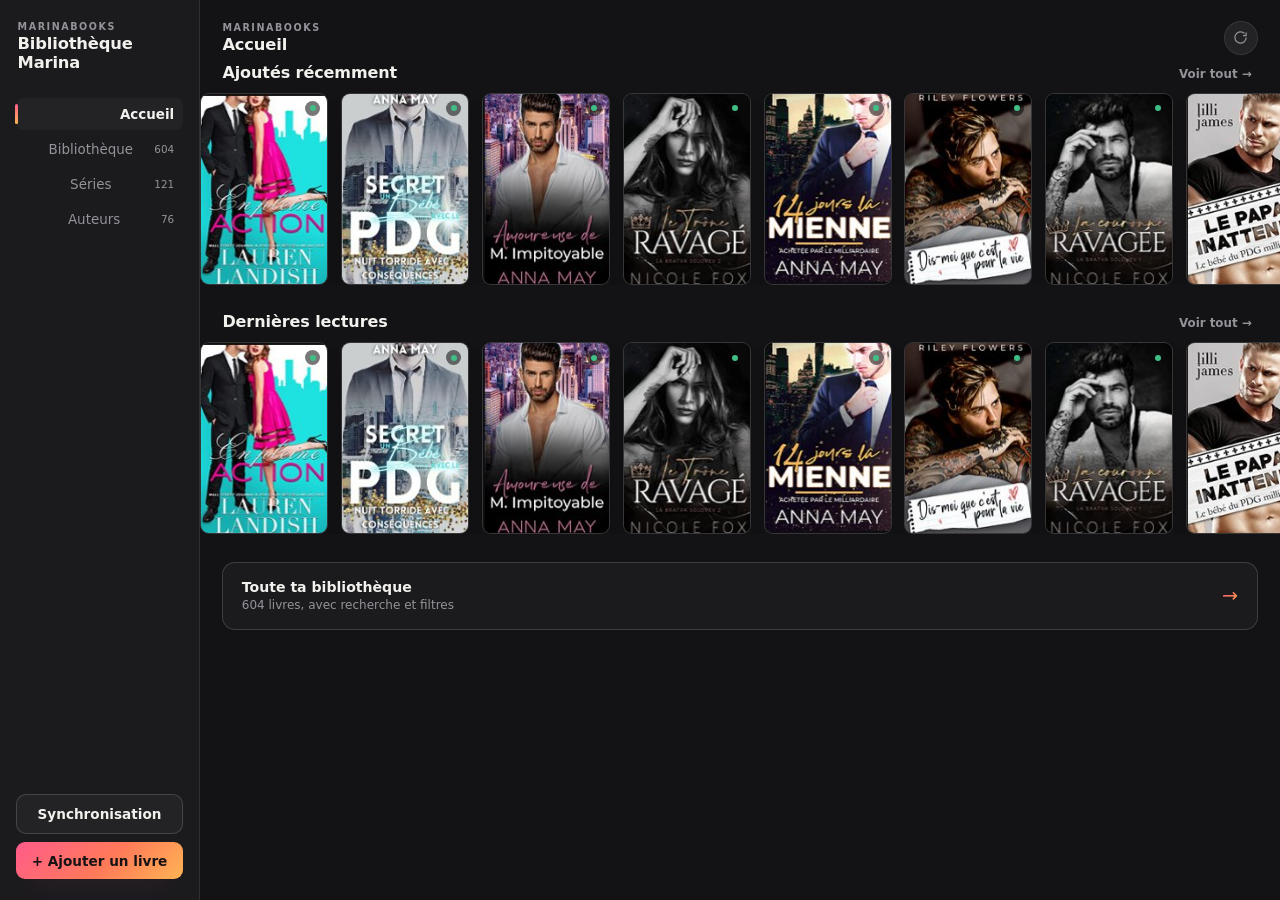
<file: index.html>
<!doctype html>
<html lang="fr">
<head>
  <meta charset="utf-8" />
  <meta name="viewport" content="width=device-width, initial-scale=1, viewport-fit=cover" />
  <title>Bibliothèque Marina</title>
  <meta name="theme-color" content="#131315" />
  <meta name="description" content="Application personnelle de suivi de lectures Kindle et Books." />
  <link rel="manifest" href="manifest.json" />
  <link rel="icon" href="icons/icon.svg" type="image/svg+xml" />
  <link rel="apple-touch-icon" href="icons/icon-192.png" />
  <link rel="stylesheet" href="css/style.css" />
</head>
<body>
  <div id="app">
    <aside class="sidebar" id="sidebar">
      <div class="brand"><small>MarinaBooks</small>Bibliothèque Marina</div>
      <nav id="sidebarNav"></nav>
      <div class="sidebar-bottom">
        <button id="syncBtnDesktop" class="ghost-btn" type="button">Synchronisation</button>
        <button id="addBookBtnDesktop" class="fab sidebar-fab" type="button">+ Ajouter un livre</button>
      </div>
    </aside>

    <div class="main">
      <div id="content"></div>
    </div>

    <button id="addBookBtn" class="fab mobile-only" type="button" aria-label="Ajouter un livre">+</button>

    <nav class="tabbar" id="tabbar" aria-label="Navigation">
      <button data-view="home" type="button"><i></i>Accueil</button>
      <button data-view="library" type="button"><i></i>Bibliothèque</button>
      <button data-view="series" type="button"><i></i>Séries</button>
      <button data-view="authors" type="button"><i></i>Auteurs</button>
    </nav>
  </div>

  <div class="detail-overlay" id="detailOverlay">
    <div class="detail-panel" id="detailPanel"></div>
  </div>

  <dialog id="bookDialog" class="dialog">
    <form id="bookForm" method="dialog">
      <div class="dialog-head">
        <h2>Ajouter un livre</h2>
        <button class="icon-btn" type="button" data-dialog-close>×</button>
      </div>
      <label>Titre<input name="title" required /></label>
      <label>Auteur<input name="author" list="authorSuggestions" autocomplete="off" /></label>
      <label>Série<input name="series" list="seriesSuggestions" autocomplete="off" /></label>
      <label>Tome<input name="tome" inputmode="numeric" /></label>
      <label>Année<input name="year" inputmode="numeric" /></label>
      <label>Statut<select name="status"><option value="lu">Lu</option><option value="en cours">En cours</option><option value="à lire">À lire</option><option value="abandonné">Abandonné</option><option value="non défini">Non défini</option></select></label>
      <label>Notes<textarea name="notes" rows="3"></textarea></label>
      <button class="primary-btn" value="default" type="submit">Ajouter</button>
    </form>
    <datalist id="authorSuggestions"></datalist>
    <datalist id="seriesSuggestions"></datalist>
  </dialog>

  <dialog id="syncDialog" class="dialog">
    <form id="syncForm" method="dialog">
      <div class="dialog-head">
        <h2>Synchronisation GitHub</h2>
        <button class="icon-btn" type="button" data-dialog-close>×</button>
      </div>
      <p id="syncStatusText" class="meta">Non connecté.</p>
      <label>Token d'accès personnel (PAT)<input id="ghToken" type="password" autocomplete="off" placeholder="github_pat_…" /></label>
      <label>Dépôt (owner/repo)<input id="ghRepo" type="text" placeholder="marinahodebert/bibliotheque-marina" /></label>
      <label>Branche<input id="ghBranch" type="text" placeholder="main" /></label>
      <div class="btn-row">
        <button id="ghSaveBtn" class="primary-btn" type="button">Enregistrer et tester</button>
        <button id="ghDisconnectBtn" class="ghost-btn" type="button">Déconnecter</button>
      </div>
      <p id="ghPendingText" class="meta"></p>
      <button id="ghSyncNowBtn" class="ghost-btn" type="button">Synchroniser maintenant</button>
      <hr style="border:none; border-top:1px solid var(--hair); margin:.3rem 0;" />
      <div class="btn-row">
        <button id="exportBtn" class="ghost-btn" type="button">Exporter (JSON)</button>
        <label class="ghost-btn import-label">Importer<input id="importInput" type="file" accept="application/json" /></label>
      </div>
    </form>
  </dialog>

  <dialog id="addChoiceDialog" class="dialog">
    <div class="dialog-head">
      <h2>Ajouter des livres</h2>
      <button class="icon-btn" type="button" data-dialog-close>×</button>
    </div>
    <div class="add-choice-grid">
      <button class="add-choice" type="button" id="chooseManual">
        <span class="add-choice-title">Ajout manuel</span>
        <span class="add-choice-desc">Un livre à la fois, avec tous les détails.</span>
      </button>
      <button class="add-choice" type="button" id="chooseCaptures">
        <span class="add-choice-title">Captures d'écran Kindle</span>
        <span class="add-choice-desc">Choisis tes captures de la bibliothèque Kindle : titres, auteurs et couvertures sont extraits automatiquement.</span>
      </button>
      <button class="add-choice" type="button" id="chooseKindle">
        <span class="add-choice-title">Import Kindle</span>
        <span class="add-choice-desc">Colle une liste copiée depuis ta bibliothèque Kindle, plusieurs livres d'un coup.</span>
      </button>
    </div>
  </dialog>

  <dialog id="kindleDialog" class="dialog dialog-lg">
    <div class="dialog-head">
      <h2 id="kindleTitle">Import Kindle</h2>
      <button class="icon-btn" type="button" data-dialog-close>×</button>
    </div>
    <div id="kindleBody"></div>
  </dialog>

  <dialog id="capturesDialog" class="dialog dialog-lg">
    <div class="dialog-head">
      <h2 id="capturesTitle">Importer des captures Kindle</h2>
      <button class="icon-btn" type="button" data-dialog-close>×</button>
    </div>
    <div id="capturesBody"></div>
    <input id="capturesInput" type="file" accept="image/*" multiple hidden />
  </dialog>

  <script src="js/sync.js"></script>
  <script src="js/app.js"></script>
  <script src="js/kindle-captures.js"></script>
  <script src="js/kindle-cover-sync.js"></script>
  <script src="js/captures-import.js"></script>
</body>
</html>
</file>
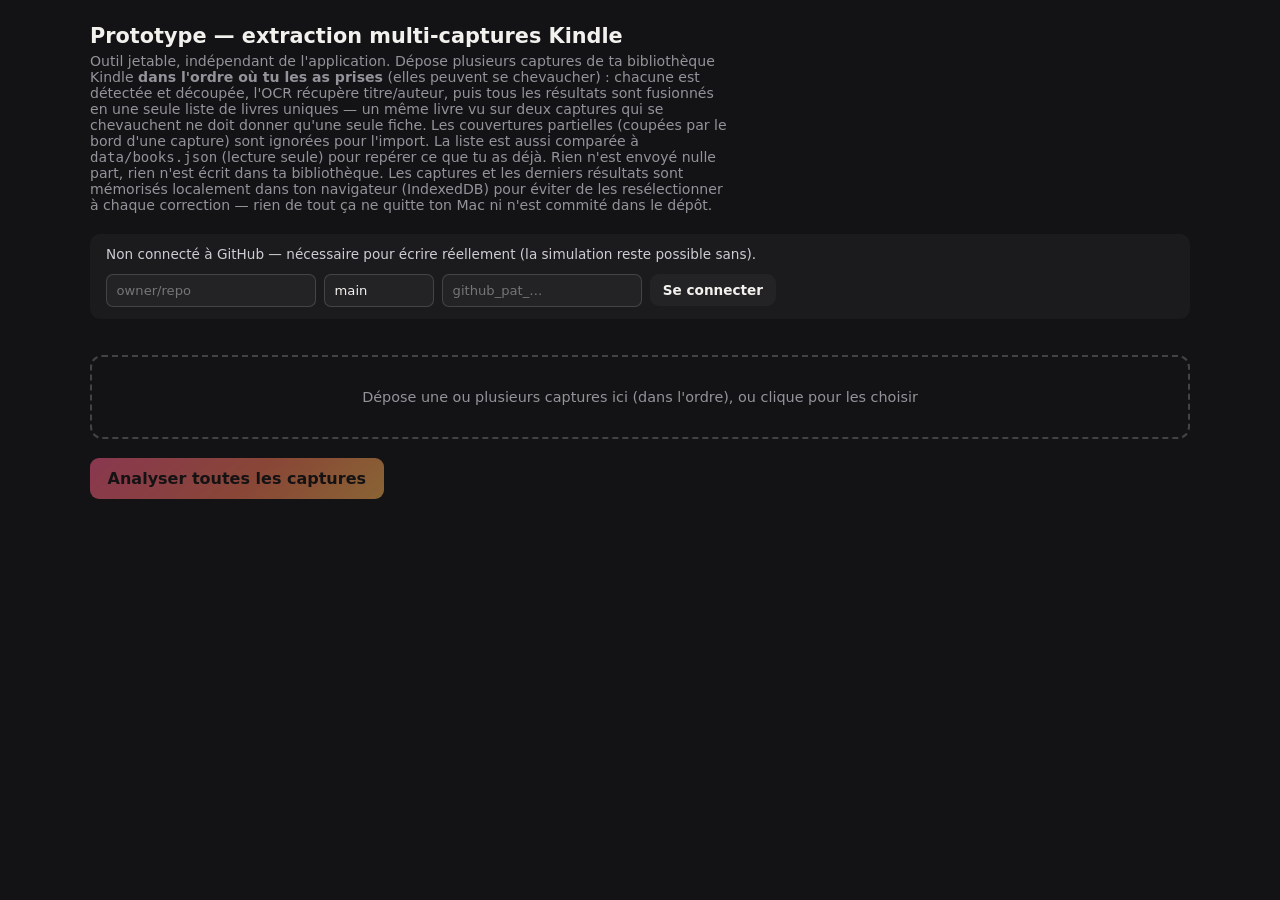
<file: test-cover-extract.html>
<!doctype html>
<html lang="fr">
<head>
<meta charset="utf-8" />
<meta name="viewport" content="width=device-width, initial-scale=1" />
<title>Prototype — extraction multi-captures Kindle</title>
<style>
  :root { color-scheme: dark; }
  * { box-sizing: border-box; }
  body { margin: 0; padding: 1.5rem; background: #131315; color: #f2f1ee; font-family: -apple-system, BlinkMacSystemFont, "SF Pro Text", system-ui, sans-serif; }
  .wrap { max-width: 1100px; margin: 0 auto; }
  h1 { font-size: 1.3rem; margin: 0 0 .3rem; }
  h2 { font-size: 1.02rem; margin: 1.6rem 0 .6rem; }
  p.intro { color: #95939a; font-size: .88rem; margin: 0 0 1.3rem; max-width: 72ch; }
  .dropzone {
    border: 2px dashed rgba(242,241,238,.22); border-radius: 12px; padding: 2rem; text-align: center;
    color: #95939a; font-size: .9rem; margin-bottom: 1.2rem; cursor: pointer;
  }
  .dropzone.drag { border-color: #ff7a59; color: #f2f1ee; }
  input[type="file"] { display: none; }
  .file-list { list-style: none; margin: 0 0 1.2rem; padding: 0; font-size: .84rem; color: #95939a; }
  .file-list li { padding: .3rem 0; border-bottom: 1px solid rgba(242,241,238,.08); }
  .file-list b { color: #f2f1ee; }
  .controls { display: flex; flex-wrap: wrap; gap: 1.4rem; margin-bottom: 1.2rem; padding: 1rem 1.2rem; background: #1b1b1e; border-radius: 10px; }
  .controls label { display: flex; flex-direction: column; gap: .3rem; font-size: .78rem; color: #95939a; min-width: 160px; }
  .controls input[type="range"] { width: 100%; }
  .controls .val { color: #ffb454; font-weight: 700; }
  button { font: inherit; cursor: pointer; border: none; border-radius: 9px; padding: .7rem 1.1rem; font-weight: 700; background: linear-gradient(135deg,#ff5c8a,#ff7a59 55%,#ffb454); color: #171214; }
  button:disabled { opacity: .5; cursor: default; }
  .run-bar { display: flex; align-items: center; gap: .9rem; margin-bottom: 1rem; }
  .progress { font-size: .85rem; color: #95939a; }
  .capture-result { margin-bottom: 1.2rem; }
  .capture-label { font-size: .84rem; color: #95939a; margin: 0 0 .4rem; }
  .capture-label b { color: #f2f1ee; }
  .capture-result canvas { max-width: 320px; width: 100%; height: auto; border-radius: 8px; display: block; background: #0b0b0d; }
  .summary { font-size: .92rem; margin: 1rem 0; color: #f2f1ee; line-height: 1.6; }
  .summary b { color: #3fbe86; }
  .preview-list { display: flex; flex-direction: column; gap: .8rem; margin-top: 1rem; }
  .preview-card { display: flex; gap: 1rem; background: #1b1b1e; border-radius: 10px; padding: .9rem; border: 1px solid rgba(242,241,238,.1); align-items: flex-start; }
  .preview-card.partial { border-color: rgba(255,148,87,.5); background: #201c19; }
  .preview-card.existing { border-color: rgba(139,140,255,.5); }
  .preview-card.uncertain { border-color: rgba(255,207,64,.55); background: #201d16; }
  .preview-cover { width: 80px; height: auto; border-radius: 6px; flex: none; background: #0b0b0d; }
  .preview-fields { flex: 1; display: grid; gap: .5rem; min-width: 0; }
  .preview-fields label { display: flex; flex-direction: column; gap: .25rem; font-size: .72rem; color: #95939a; }
  .preview-fields input { background: #232326; color: #f2f1ee; border: 1px solid rgba(242,241,238,.16); border-radius: 7px; padding: .5rem .6rem; font: inherit; }
  .field-row { display: grid; grid-template-columns: 2fr 1fr; gap: .6rem; }
  .partial-badge, .merge-badge, .existing-badge, .uncertain-badge { display: block; font-size: .7rem; font-weight: 700; padding: .25rem .6rem; border-radius: 999px; margin-bottom: .35rem; width: fit-content; }
  .partial-badge { color: #ff9457; background: rgba(255,148,87,.15); }
  .merge-badge { color: #5b8cff; background: rgba(91,140,255,.15); }
  .existing-badge { color: #b78cff; background: rgba(183,140,255,.15); }
  .uncertain-badge { color: #ffcf40; background: rgba(255,207,64,.15); }
  .preview-check { display: flex; align-items: center; gap: .4rem; font-size: .78rem; color: #95939a; flex: none; white-space: nowrap; padding-top: .3rem; }
  .action-note { font-size: .78rem; color: #6c6a70; flex: none; white-space: nowrap; padding-top: .3rem; }
  .resolve-group { flex: none; display: flex; flex-direction: column; gap: .35rem; font-size: .74rem; color: #95939a; background: #232019; border-radius: 8px; padding: .6rem .7rem; max-width: 260px; }
  .resolve-group label { display: flex; align-items: flex-start; gap: .4rem; cursor: pointer; }
  .existing-cover-thumb { width: 44px; height: auto; border-radius: 4px; margin-left: .5rem; vertical-align: middle; border: 1px solid rgba(242,241,238,.2); }
  .recap-block { margin: 1.4rem 0; padding: 1rem 1.2rem; background: #1b1b1e; border-radius: 10px; border: 1px solid rgba(242,241,238,.12); }
  .recap-block h2 { margin: 0 0 .6rem; }
  .recap-list { margin: 0 0 .9rem; padding-left: 1.2rem; font-size: .9rem; line-height: 1.7; }
  .recap-list b { color: #3fbe86; }
  .recap-note { font-size: .85rem; color: #95939a; margin-top: .7rem; max-width: 70ch; }
  .ignored-toggle { background: none; border: 1px solid rgba(242,241,238,.25); color: #f2f1ee; border-radius: 8px; padding: .35rem .7rem; font: inherit; font-size: .85rem; cursor: pointer; display: inline-flex; align-items: center; gap: .4rem; }
  .ignored-toggle b { color: #ffb454; }
  .ignored-toggle .chevron { transition: transform .15s ease; }
  .ignored-toggle.open .chevron { transform: rotate(180deg); }
  .ignored-detail { margin-top: .6rem; display: flex; flex-direction: column; gap: .4rem; max-width: 62ch; }
  .ignored-item { display: flex; align-items: center; gap: .6rem; background: #232326; border: none; border-radius: 8px; padding: .5rem .7rem; cursor: pointer; font: inherit; font-size: .82rem; text-align: left; width: 100%; }
  .ignored-item:hover { background: #2a2a2e; }
  .ignored-item img { width: 34px; height: auto; border-radius: 4px; flex: none; background: #0b0b0d; }
  .ignored-item .ignored-text { display: flex; flex-direction: column; gap: .1rem; min-width: 0; }
  .ignored-item .ignored-title { color: #f2f1ee; font-weight: 600; overflow: hidden; text-overflow: ellipsis; white-space: nowrap; }
  .ignored-item .ignored-reason { color: #95939a; font-size: .78rem; }
  .preview-card { scroll-margin-top: 1.2rem; }
  .preview-card.flash { animation: flashHighlight 1.6s ease; }
  @keyframes flashHighlight { 0%, 100% { box-shadow: none; } 15% { box-shadow: 0 0 0 3px rgba(255,180,84,.85); } }
  .persist-bar { display: flex; flex-wrap: wrap; gap: .6rem; margin-bottom: 1.2rem; }
  .persist-bar button { background: #232326; color: #f2f1ee; font-weight: 600; }
  .github-bar { display: flex; flex-wrap: wrap; align-items: center; gap: .7rem; margin-bottom: 1rem; padding: .8rem 1rem; background: #1b1b1e; border-radius: 10px; font-size: .85rem; color: #cfcdd3; }
  .github-bar button { background: #232326; color: #f2f1ee; font-weight: 600; padding: .5rem .8rem; }
  .github-form { display: flex; flex-wrap: wrap; gap: .5rem; align-items: center; }
  .github-form input { background: #232326; color: #f2f1ee; border: 1px solid rgba(242,241,238,.16); border-radius: 7px; padding: .5rem .6rem; font: inherit; font-size: .82rem; }
  .github-form input#ghRepoInput { width: 210px; }
  .github-form input#ghBranchInput { width: 110px; }
  .github-form input#ghTokenInput { width: 200px; }
  .write-confirm { margin-top: .8rem; padding: .8rem 1rem; background: #201c19; border: 1px solid rgba(255,148,87,.4); border-radius: 8px; font-size: .85rem; }
  .write-confirm .btn-row { display: flex; gap: .6rem; margin-top: .6rem; }
  .ghost-btn { background: transparent !important; border: 1px solid rgba(242,241,238,.3); color: #f2f1ee; }
  .write-actions { display: flex; gap: .6rem; flex-wrap: wrap; align-items: center; margin-bottom: .5rem; }
</style>
</head>
<body>
<div class="wrap">
  <h1>Prototype — extraction multi-captures Kindle</h1>
  <p class="intro">Outil jetable, indépendant de l'application. Dépose plusieurs captures de ta bibliothèque Kindle <b>dans l'ordre où tu les as prises</b> (elles peuvent se chevaucher) : chacune est détectée et découpée, l'OCR récupère titre/auteur, puis tous les résultats sont fusionnés en une seule liste de livres uniques — un même livre vu sur deux captures qui se chevauchent ne doit donner qu'une seule fiche. Les couvertures partielles (coupées par le bord d'une capture) sont ignorées pour l'import. La liste est aussi comparée à <code>data/books.json</code> (lecture seule) pour repérer ce que tu as déjà. Rien n'est envoyé nulle part, rien n'est écrit dans ta bibliothèque. Les captures et les derniers résultats sont mémorisés localement dans ton navigateur (IndexedDB) pour éviter de les resélectionner à chaque correction — rien de tout ça ne quitte ton Mac ni n'est commité dans le dépôt.</p>

  <div class="github-bar" id="githubBar">
    <span id="githubStatus">Vérification de la connexion GitHub…</span>
    <button id="ghChangeBtn" type="button" style="display:none;">Changer</button>
    <div class="github-form" id="githubForm" style="display:none;">
      <input id="ghRepoInput" type="text" placeholder="owner/repo" />
      <input id="ghBranchInput" type="text" placeholder="main" value="main" />
      <input id="ghTokenInput" type="password" placeholder="github_pat_…" autocomplete="off" />
      <button id="ghConnectBtn" type="button">Se connecter</button>
    </div>
  </div>

  <div class="persist-bar" id="persistBar">
    <button id="reuseCapturesBtn" type="button" style="display:none;"></button>
    <button id="replayMatchBtn" type="button" style="display:none;">Rejouer le matching (résultats OCR en cache, pas de nouvel OCR)</button>
  </div>

  <div class="dropzone" id="dropzone">Dépose une ou plusieurs captures ici (dans l'ordre), ou clique pour les choisir</div>
  <input type="file" id="fileInput" accept="image/*" multiple />
  <ul class="file-list" id="fileList"></ul>

  <div class="controls" id="controls" style="display:none;">
    <label>Mise en page
      <select id="layoutMode" style="background:#232326;color:#f2f1ee;border:1px solid rgba(242,241,238,.16);border-radius:8px;padding:.5rem .6rem;font:inherit;">
        <option value="list" selected>Liste (une couverture par ligne, + titre/auteur)</option>
        <option value="grid">Grille (plusieurs colonnes de couvertures)</option>
      </select>
    </label>
    <label>Sensibilité du seuil (contenu vs. fond)
      <input type="range" id="threshold" min="2" max="40" value="14" />
      <span class="val" id="thresholdVal">14%</span>
    </label>
    <label>Largeur minimale d'un espace (px)
      <input type="range" id="minGap" min="2" max="60" value="10" />
      <span class="val" id="minGapVal">10</span>
    </label>
    <label>Taille minimale d'une couverture (px)
      <input type="range" id="minSize" min="20" max="300" value="60" />
      <span class="val" id="minSizeVal">60</span>
    </label>
    <label>Ratio largeur/hauteur min–max
      <input type="range" id="ratioMin" min="30" max="100" value="45" />
      <span class="val" id="ratioVal">0.45 – 1.05</span>
    </label>
    <label>Fusionner les lignes proches (px)
      <input type="range" id="mergeGap" min="0" max="150" value="40" />
      <span class="val" id="mergeGapVal">40</span>
    </label>
  </div>

  <div class="run-bar">
    <button id="analyzeAllBtn" disabled>Analyser toutes les captures</button>
    <span class="progress" id="progress"></span>
  </div>

  <h2 id="captureResultsTitle" style="display:none;">Détail par capture</h2>
  <div id="captureResults"></div>

  <h2 id="consolidatedTitle" style="display:none;">Livres consolidés</h2>
  <p class="summary" id="consolidatedSummary"></p>
  <div class="preview-list" id="consolidatedList"></div>
  <div class="recap-block" id="recapBlock" style="display:none;"></div>
  <div class="recap-block" id="diagnosticBlock" style="display:none;"></div>
</div>

<script src="js/sync.js"></script>
<script src="js/kindle-cover-sync.js"></script>
<script src="js/kindle-captures.js"></script>
<script>
const els = {
  dropzone: document.getElementById("dropzone"),
  fileInput: document.getElementById("fileInput"),
  fileList: document.getElementById("fileList"),
  controls: document.getElementById("controls"),
  threshold: document.getElementById("threshold"),
  thresholdVal: document.getElementById("thresholdVal"),
  minGap: document.getElementById("minGap"),
  minGapVal: document.getElementById("minGapVal"),
  minSize: document.getElementById("minSize"),
  minSizeVal: document.getElementById("minSizeVal"),
  ratioMin: document.getElementById("ratioMin"),
  ratioVal: document.getElementById("ratioVal"),
  mergeGap: document.getElementById("mergeGap"),
  mergeGapVal: document.getElementById("mergeGapVal"),
  layoutMode: document.getElementById("layoutMode"),
  analyzeAllBtn: document.getElementById("analyzeAllBtn"),
  progress: document.getElementById("progress"),
  captureResultsTitle: document.getElementById("captureResultsTitle"),
  captureResults: document.getElementById("captureResults"),
  consolidatedTitle: document.getElementById("consolidatedTitle"),
  consolidatedSummary: document.getElementById("consolidatedSummary"),
  consolidatedList: document.getElementById("consolidatedList"),
  recapBlock: document.getElementById("recapBlock"),
  diagnosticBlock: document.getElementById("diagnosticBlock"),
  reuseCapturesBtn: document.getElementById("reuseCapturesBtn"),
  replayMatchBtn: document.getElementById("replayMatchBtn"),
  githubStatus: document.getElementById("githubStatus"),
  githubForm: document.getElementById("githubForm"),
  ghChangeBtn: document.getElementById("ghChangeBtn"),
  ghRepoInput: document.getElementById("ghRepoInput"),
  ghBranchInput: document.getElementById("ghBranchInput"),
  ghTokenInput: document.getElementById("ghTokenInput"),
  ghConnectBtn: document.getElementById("ghConnectBtn"),
};

let capturedImages = []; // [{ img, name }], dans l'ordre de dépôt
let allDetections = [];  // détections brutes, toutes captures confondues
let consolidated = [];   // livres uniques après fusion + comparaison à la bibliothèque

// ---------------------------------------------------------------------------
// Persistance locale (IndexedDB uniquement) : mémorise les dernières captures
// déposées et, si elles n'ont pas changé, les derniers résultats de
// détection/OCR — pour éviter de tout resélectionner et de refaire l'OCR à
// chaque correction du matching. Rien n'est envoyé nulle part, rien n'est
// commité dans le dépôt : ça ne vit que dans le navigateur de cette machine.
// ---------------------------------------------------------------------------
const IDB_NAME = "kindle-cover-extract-proto";
const IDB_VERSION = 1;
function idbOpen() {
  return new Promise((resolve, reject) => {
    const req = indexedDB.open(IDB_NAME, IDB_VERSION);
    req.onupgradeneeded = () => {
      const db = req.result;
      if (!db.objectStoreNames.contains("captures")) db.createObjectStore("captures");
      if (!db.objectStoreNames.contains("detections")) db.createObjectStore("detections");
    };
    req.onsuccess = () => resolve(req.result);
    req.onerror = () => reject(req.error);
  });
}
async function idbPut(store, key, value) {
  const db = await idbOpen();
  return new Promise((resolve, reject) => {
    const tx = db.transaction(store, "readwrite");
    tx.objectStore(store).put(value, key);
    tx.oncomplete = () => resolve();
    tx.onerror = () => reject(tx.error);
  });
}
async function idbGet(store, key) {
  const db = await idbOpen();
  return new Promise((resolve, reject) => {
    const tx = db.transaction(store, "readonly");
    const req = tx.objectStore(store).get(key);
    req.onsuccess = () => resolve(req.result);
    req.onerror = () => reject(req.error);
  });
}
// Nom + taille + ordre de chaque capture : suffisant pour détecter si le jeu
// de captures a changé, sans avoir à hacher le contenu des images.
function capturesFingerprint(items) {
  return items.map(it => `${it.name}:${it.blob ? it.blob.size : ""}`).join("|");
}
async function saveCapturesToIdb(loaded) {
  try {
    await idbPut("captures", "last", {
      items: loaded.map(c => ({ name: c.name, blob: c.blob })),
      savedAt: Date.now(),
    });
  } catch (e) {
    console.warn("Sauvegarde locale des captures impossible :", e);
  }
}
async function refreshReuseButton() {
  try {
    const saved = await idbGet("captures", "last");
    if (saved && saved.items && saved.items.length) {
      const d = new Date(saved.savedAt);
      els.reuseCapturesBtn.textContent = `Réutiliser les dernières captures (${saved.items.length}, sauvegardées le ${d.toLocaleDateString()} à ${d.toLocaleTimeString()})`;
      els.reuseCapturesBtn.style.display = "inline-flex";
    } else {
      els.reuseCapturesBtn.style.display = "none";
    }
  } catch {
    els.reuseCapturesBtn.style.display = "none";
  }
}
els.reuseCapturesBtn.addEventListener("click", async () => {
  const saved = await idbGet("captures", "last");
  if (!saved || !saved.items || !saved.items.length) return;
  loadCaptures(saved.items);
});
async function saveDetectionsToIdb(fingerprint, detections) {
  try {
    await idbPut("detections", "last", { fingerprint, allDetections: detections, savedAt: Date.now() });
  } catch (e) {
    console.warn("Sauvegarde locale des résultats impossible :", e);
  }
}
async function checkForCachedDetections() {
  try {
    const saved = await idbGet("detections", "last");
    const fp = capturesFingerprint(capturedImages);
    els.replayMatchBtn.style.display = (saved && saved.fingerprint === fp && saved.allDetections && saved.allDetections.length) ? "inline-flex" : "none";
  } catch {
    els.replayMatchBtn.style.display = "none";
  }
}
els.replayMatchBtn.addEventListener("click", async () => {
  const saved = await idbGet("detections", "last");
  if (!saved) return;
  allDetections = saved.allDetections;
  els.progress.textContent = "Rejeu du matching (résultats OCR en cache, pas de nouvel OCR)…";
  const existingBooks = await fetchExistingBooks();
  consolidated = mergeAndDedupe(allDetections, existingBooks);
  renderConsolidatedPreview();
  els.progress.textContent = "Terminé (matching rejoué depuis le cache).";
});
refreshReuseButton();

async function markBatchAsCommitted(fingerprint, commitSha) {
  try { await idbPut("detections", "lastCommit", { fingerprint, commitSha, committedAt: Date.now() }); } catch {}
}
async function getMatchingLastCommit(fingerprint) {
  try {
    const saved = await idbGet("detections", "lastCommit");
    if (saved && saved.fingerprint === fingerprint) return saved;
  } catch {}
  return null;
}

// ---------------------------------------------------------------------------
// Connexion GitHub — réutilise MarinaSync (js/sync.js), donc la même config
// localStorage que l'app réelle (même origine) : si Marina s'est déjà
// connectée via index.html, aucune ressaisie de token n'est nécessaire ici.
// ---------------------------------------------------------------------------
function refreshGithubBar() {
  const cfg = window.MarinaSync ? MarinaSync.getGitHubConfig() : null;
  if (cfg && cfg.token) {
    els.githubStatus.textContent = `Connecté à ${cfg.owner}/${cfg.repo} (branche ${cfg.branch}).`;
    els.githubForm.style.display = "none";
    els.ghChangeBtn.style.display = "inline-flex";
  } else {
    els.githubStatus.textContent = "Non connecté à GitHub — nécessaire pour écrire réellement (la simulation reste possible sans).";
    els.githubForm.style.display = "flex";
    els.ghChangeBtn.style.display = "none";
  }
  if (typeof renderRecap === "function" && consolidated.length) renderRecap();
}
els.ghChangeBtn.addEventListener("click", () => {
  els.githubForm.style.display = "flex";
  els.ghChangeBtn.style.display = "none";
});
els.ghConnectBtn.addEventListener("click", async () => {
  const [owner, repo] = els.ghRepoInput.value.trim().split("/").map(s => s.trim());
  const branch = els.ghBranchInput.value.trim() || "main";
  const existing = MarinaSync.getGitHubConfig();
  const token = els.ghTokenInput.value.trim() || (existing && existing.token);
  if (!owner || !repo || !token) { els.githubStatus.textContent = "Renseigne le dépôt (owner/repo) et un token."; return; }
  const cfg = { owner, repo, branch, token };
  els.githubStatus.textContent = "Test de connexion…";
  try {
    const result = await MarinaSync.testGitHubConnection(cfg);
    MarinaSync.saveGitHubConfig(cfg);
    els.ghTokenInput.value = "";
    refreshGithubBar();
    els.githubStatus.textContent = `Connecté ✓ ${result.count} livres trouvés sur ${owner}/${repo} (${branch}).`;
  } catch (err) {
    els.githubStatus.textContent = `Échec : ${err.message}`;
  }
});
refreshGithubBar();

// ---------------------------------------------------------------------------
// Chargement des fichiers (plusieurs, dans l'ordre)
// ---------------------------------------------------------------------------
els.dropzone.addEventListener("click", () => els.fileInput.click());
els.dropzone.addEventListener("dragover", e => { e.preventDefault(); els.dropzone.classList.add("drag"); });
els.dropzone.addEventListener("dragleave", () => els.dropzone.classList.remove("drag"));
els.dropzone.addEventListener("drop", e => {
  e.preventDefault();
  els.dropzone.classList.remove("drag");
  handleFiles(e.dataTransfer.files);
});
els.fileInput.addEventListener("change", e => handleFiles(e.target.files));

function handleFiles(fileList) {
  const files = Array.from(fileList).filter(f => f.type.startsWith("image/"));
  if (!files.length) return;
  loadCaptures(files.map(f => ({ blob: f, name: f.name })));
}

// items : [{ blob, name }] — blob est un File (picker/drop) ou un Blob relu
// depuis IndexedDB (bouton "Réutiliser les dernières captures").
function loadCaptures(items) {
  if (!items.length) return;
  Promise.all(items.map(it => new Promise(resolve => {
    const img = new Image();
    img.onload = () => resolve({ img, name: it.name, blob: it.blob });
    img.src = URL.createObjectURL(it.blob);
  }))).then(loaded => {
    capturedImages = loaded;
    els.fileList.innerHTML = loaded.map((c, i) => `<li><b>Capture ${i + 1}</b> — ${c.name} (${c.img.naturalWidth}×${c.img.naturalHeight}px)</li>`).join("");
    els.controls.style.display = "flex";
    els.analyzeAllBtn.disabled = false;
    els.captureResults.innerHTML = "";
    els.consolidatedList.innerHTML = "";
    els.consolidatedSummary.textContent = "";
    els.captureResultsTitle.style.display = "none";
    els.consolidatedTitle.style.display = "none";

    saveCapturesToIdb(loaded);
    checkForCachedDetections();
  });
}

[els.threshold, els.minGap, els.minSize, els.ratioMin, els.mergeGap].forEach(input => {
  input.addEventListener("input", updateLabels);
});
function updateLabels() {
  els.thresholdVal.textContent = els.threshold.value + "%";
  els.minGapVal.textContent = els.minGap.value;
  els.minSizeVal.textContent = els.minSize.value;
  els.mergeGapVal.textContent = els.mergeGap.value;
  const rMin = els.ratioMin.value / 100;
  els.ratioVal.textContent = rMin.toFixed(2) + " – " + (rMin + 0.6).toFixed(2);
}
updateLabels();

function readOpts() {
  return {
    thresholdRatio: els.threshold.value / 100,
    minGap: Number(els.minGap.value),
    minSize: Number(els.minSize.value),
    ratioMin: els.ratioMin.value / 100,
    ratioMax: els.ratioMin.value / 100 + 0.6,
    mergeGap: Number(els.mergeGap.value),
  };
}

// ---------------------------------------------------------------------------
// Moteur partagé avec l'application : js/kindle-captures.js
// ---------------------------------------------------------------------------
const { mergeAndDedupe, isKindleUiNoise } = KindleCaptures;
function cropToDataUrl(img, x, y, w, h) { return KindleCaptures.cropToDataUrl(img, x, y, w, h, "image/png"); }
function escapeHtml(str) {
  return String(str ?? "").replace(/[&<>'"]/g, ch => ({ "&": "&amp;", "<": "&lt;", ">": "&gt;", "'": "&#39;", '"': "&quot;" }[ch]));
}
async function fetchExistingBooks() {
  const { books, error } = await KindleCaptures.fetchExistingBooks();
  if (error) console.warn("Comparaison à la bibliothèque distante impossible :", error);
  return books;
}

// ---------------------------------------------------------------------------
// Pipeline complet : pour chaque capture, détecter puis OCR ; puis fusionner.
// ---------------------------------------------------------------------------
els.analyzeAllBtn.addEventListener("click", analyzeAllCaptures);

async function analyzeAllCaptures() {
  if (!capturedImages.length) return;
  const cfg = window.MarinaSync ? MarinaSync.getGitHubConfig() : null;
  if (!cfg || !cfg.token) {
    const proceed = confirm("Non connecté à GitHub : la comparaison à ta bibliothèque distante est impossible, tout sera classé \"nouveau\". Continuer quand même ?");
    if (!proceed) return;
  }
  els.analyzeAllBtn.disabled = true;
  allDetections = [];
  els.captureResults.innerHTML = "";
  els.captureResultsTitle.style.display = "block";
  const opts = readOpts();
  const isList = els.layoutMode.value === "list";

  try {
    allDetections = await KindleCaptures.analyzeCaptures(capturedImages, {
      layout: isList ? "list" : "grid",
      opts,
      onBoxes: (ci, boxes) => renderCaptureOverlay(ci, capturedImages[ci].img, boxes, capturedImages[ci].name),
      onProgress: ({ capture, captures, book, books }) => {
        els.progress.textContent = book
          ? `Capture ${capture}/${captures} : OCR livre ${book}/${books}…`
          : `Capture ${capture}/${captures} : détection…`;
      },
    });
  } catch (err) {
    els.progress.textContent = `Échec : ${err.message}`;
    els.analyzeAllBtn.disabled = false;
    return;
  }

  els.progress.textContent = "Comparaison à ta bibliothèque…";
  const existingBooks = await fetchExistingBooks();
  consolidated = mergeAndDedupe(allDetections, existingBooks);
  renderConsolidatedPreview();
  await saveDetectionsToIdb(capturesFingerprint(capturedImages), allDetections);
  checkForCachedDetections();
  els.progress.textContent = "Terminé.";
  els.analyzeAllBtn.disabled = false;
}

function renderCaptureOverlay(ci, img, boxes, name) {
  const canvas = document.createElement("canvas");
  canvas.width = img.naturalWidth;
  canvas.height = img.naturalHeight;
  const ctx = canvas.getContext("2d");
  ctx.drawImage(img, 0, 0);
  ctx.lineWidth = Math.max(2, canvas.width / 400);
  ctx.font = `${Math.max(14, canvas.width / 60)}px sans-serif`;
  boxes.forEach((b, i) => {
    ctx.strokeStyle = b.partial ? "#ff9457" : "#ff5c8a";
    ctx.fillStyle = ctx.strokeStyle;
    ctx.setLineDash(b.partial ? [8, 6] : []);
    ctx.strokeRect(b.x, b.y, b.w, b.h);
    ctx.fillText(String(i + 1), b.x + 4, b.y + Math.max(16, canvas.width / 50));
  });
  ctx.setLineDash([]);

  const partialCount = boxes.filter(b => b.partial).length;
  const wrap = document.createElement("div");
  wrap.className = "capture-result";
  wrap.innerHTML = `<p class="capture-label">Capture <b>${ci + 1}</b> — ${escapeHtml(name)} : <b>${boxes.length}</b> zone(s)${partialCount ? `, ${partialCount} partielle(s)` : ""}</p>`;
  wrap.appendChild(canvas);
  els.captureResults.appendChild(wrap);
}

function badgesHtml(entry) {
  const badges = [];
  if (entry.category === "partial") badges.push(`<span class="partial-badge">Partielle — ignorée, à reprendre dans une autre capture</span>`);
  if (entry.mergedCount > 1) {
    const tomeSuffix = entry.tome ? ` — Tome ${escapeHtml(String(entry.tome))}` : "";
    badges.push(`<span class="merge-badge">Fusionné depuis ${entry.mergedCount} captures (${entry.mergedFromCaptures.map(c => "#" + (c + 1)).join(", ")})${tomeSuffix}</span>`);
  }
  if (entry.category === "existing-no-cover") badges.push(`<span class="existing-badge">Déjà dans ta bibliothèque : « ${escapeHtml(entry.existingMatch.title)} » — sans couverture, celle-ci pourra la compléter</span>`);
  if (entry.category === "existing-has-cover") badges.push(`<span class="existing-badge">Déjà dans ta bibliothèque : « ${escapeHtml(entry.existingMatch.title)} » — a déjà une couverture</span>`);
  if (entry.category === "uncertain") badges.push(`<span class="uncertain-badge">Correspondance incertaine avec « ${escapeHtml(entry.existingMatch.title)} » — à valider manuellement</span>`);
  return badges.join("");
}
function actionControlHtml(entry, i) {
  if (entry.category === "partial") {
    return `<span class="action-note">Ignorée (partielle)</span>`;
  }
  if (entry.category === "new") {
    return `<label class="preview-check"><input type="checkbox" data-idx="${i}" data-field="action-toggle" data-on="add" ${entry.action === "add" ? "checked" : ""} /> Ajouter à la bibliothèque</label>`;
  }
  if (entry.category === "existing-no-cover") {
    return `<label class="preview-check"><input type="checkbox" data-idx="${i}" data-field="action-toggle" data-on="add-cover" ${entry.action === "add-cover" ? "checked" : ""} /> Ajouter la couverture</label>`;
  }
  if (entry.category === "existing-has-cover") {
    const thumb = entry.existingMatch.cover ? `<img class="existing-cover-thumb" src="${escapeHtml(entry.existingMatch.cover)}" alt="" />` : "";
    return `<label class="preview-check"><input type="checkbox" data-idx="${i}" data-field="action-toggle" data-on="replace-cover" ${entry.action === "replace-cover" ? "checked" : ""} /> Remplacer la couverture existante${thumb}</label>`;
  }
  if (entry.category === "uncertain") {
    const name = `resolve-${i}`;
    return `<div class="resolve-group">
      <label><input type="radio" name="${name}" data-idx="${i}" data-field="action-radio" value="none" ${entry.action === "none" ? "checked" : ""} /> Ignorer (par défaut)</label>
      <label><input type="radio" name="${name}" data-idx="${i}" data-field="action-radio" value="add-cover" ${entry.action === "add-cover" ? "checked" : ""} /> Confirmer : associer à « ${escapeHtml(entry.existingMatch.title)} » et ajouter la couverture</label>
      <label><input type="radio" name="${name}" data-idx="${i}" data-field="action-radio" value="add" ${entry.action === "add" ? "checked" : ""} /> Livre différent → ajouter comme nouveau</label>
    </div>`;
  }
  return "";
}
function cardClass(entry) {
  if (entry.category === "partial") return " partial";
  if (entry.category === "uncertain") return " uncertain";
  if (entry.category === "existing-no-cover" || entry.category === "existing-has-cover") return " existing";
  return "";
}
function computeTally(list) {
  const t = { add: 0, addCover: 0, replaceCover: 0, ignored: 0 };
  list.forEach(e => {
    if (e.action === "add") t.add++;
    else if (e.action === "add-cover") t.addCover++;
    else if (e.action === "replace-cover") t.replaceCover++;
    else t.ignored++;
  });
  return t;
}
// Raison exacte pour laquelle un livre unique (déjà consolidé, donc distinct
// des détections brutes fusionnées) ne déclenche aucune action. Retourne
// null si le livre a bien une action (pas "ignoré").
function ignoredReason(entry) {
  if (entry.action !== "none") return null;
  if (entry.category === "partial") return "Capture partielle — à reprendre dans une autre capture";
  if (entry.category === "existing-has-cover") return "Déjà présent avec couverture — non modifié";
  if (entry.category === "uncertain") return "Correspondance incertaine laissée sans action";
  return "Décoché manuellement";
}
let ignoredDetailOpen = false;
function renderRecap() {
  const t = computeTally(consolidated);
  const cfg = window.MarinaSync ? MarinaSync.getGitHubConfig() : null;
  const connected = !!(cfg && cfg.token);
  const totalRaw = allDetections.length;
  const totalUnique = consolidated.length;
  const noiseCount = allDetections.filter(d => isKindleUiNoise(d.title, d.author)).length;
  // Détections brutes absorbées lors de la fusion (doublons entre captures) :
  // ne concerne jamais les livres uniques finaux, donc jamais compté comme
  // "ignoré" — c'est un phénomène de la fusion, pas une décision sur un livre.
  // Le bruit d'interface filtré ne doit surtout pas être compté ici : ce
  // n'est pas une fusion, c'est une exclusion (sinon les 3 bruits filtrés
  // apparaissent à tort comme "3 fusionnés").
  const mergedAway = Math.max(0, totalRaw - noiseCount - totalUnique);
  const ignoredList = consolidated
    .map((entry, idx) => ({ entry, idx, reason: ignoredReason(entry) }))
    .filter(x => x.reason);

  els.recapBlock.style.display = "block";
  els.recapBlock.innerHTML = `<h2>Récapitulatif avant validation</h2>
    <ul class="recap-list">
      <li><b>${t.add}</b> nouveau(x) livre(s) seront ajoutés</li>
      <li><b>${t.addCover}</b> couverture(s) de livres existants seront ajoutées</li>
      <li><b>${t.replaceCover}</b> couverture(s) seront remplacées</li>
      <li><b>${mergedAway}</b> détection(s) fusionnée(s) entre captures (déjà regroupées dans les livres uniques ci-dessus, pas des livres ignorés)</li>
      <li>
        <button class="ignored-toggle${ignoredDetailOpen ? " open" : ""}" id="ignoredToggle" type="button">
          <b>${ignoredList.length}</b> livre(s) unique(s) sans action <span class="chevron">▾</span>
        </button>
        <div class="ignored-detail" id="ignoredDetail" style="display:${ignoredDetailOpen ? "flex" : "none"};">
          ${ignoredList.map(({ entry, idx, reason }) => {
            const img = capturedImages[entry.captureIndex]?.img;
            const cover = img ? cropToDataUrl(img, entry.x, entry.y, entry.w, entry.h) : "";
            return `<button class="ignored-item" type="button" data-jump-idx="${idx}">
              <img src="${cover}" alt="" />
              <span class="ignored-text">
                <span class="ignored-title">${escapeHtml(entry.title || "(titre vide)")}</span>
                <span class="ignored-reason">${escapeHtml(reason)}</span>
              </span>
            </button>`;
          }).join("")}
        </div>
      </li>
    </ul>
    <div class="write-actions">
      <button id="validateBtn">${connected ? "Valider et écrire sur GitHub" : "Valider (simulation — connecte GitHub pour écrire réellement)"}</button>
      ${connected && t.add > 0 ? `<button id="microTestAddBtn" class="ghost-btn" type="button">Tester : 1 nouveau livre</button>` : ""}
      ${connected && (t.addCover + t.replaceCover) > 0 ? `<button id="microTestCoverBtn" class="ghost-btn" type="button">Tester : 1 couverture existante</button>` : ""}
    </div>
    <div id="writeConfirmArea"></div>
    <p class="recap-note" id="validateResult"></p>`;

  document.getElementById("ignoredToggle").addEventListener("click", () => {
    ignoredDetailOpen = !ignoredDetailOpen;
    renderRecap();
  });
  document.getElementById("ignoredDetail").addEventListener("click", e => {
    const btn = e.target.closest(".ignored-item");
    if (!btn) return;
    const card = document.getElementById(`book-card-${btn.dataset.jumpIdx}`);
    if (!card) return;
    card.scrollIntoView({ behavior: "smooth", block: "center" });
    card.classList.remove("flash");
    void card.offsetWidth; // force le redémarrage de l'animation si déjà jouée
    card.classList.add("flash");
  });

  document.getElementById("validateBtn").addEventListener("click", () => {
    if (!connected) {
      const t2 = computeTally(consolidated);
      document.getElementById("validateResult").textContent =
        `Simulation : ${t2.add} nouveau(x) livre(s) ajouté(s), ${t2.addCover} couverture(s) ajoutée(s), ${t2.replaceCover} couverture(s) remplacée(s), ${ignoredList.length} livre(s) unique(s) sans action, ${mergedAway} détection(s) fusionnée(s). Aucune écriture réelle n'a été faite : books.json et le dépôt ne sont pas modifiés à cette étape.`;
      return;
    }
    showWriteConfirm(consolidated, "full");
  });
  const microTestAddBtn = document.getElementById("microTestAddBtn");
  if (microTestAddBtn) {
    microTestAddBtn.addEventListener("click", () => showWriteConfirm(consolidated, "test-add"));
  }
  const microTestCoverBtn = document.getElementById("microTestCoverBtn");
  if (microTestCoverBtn) {
    microTestCoverBtn.addEventListener("click", () => showWriteConfirm(consolidated, "test-cover"));
  }

  renderDiagnostic();
}

// Affiche le récapitulatif de confirmation avant toute écriture réelle
// (irréversible en pratique). `mode` :
//  - "full"       : tout le lot, tel que coché dans la prévisualisation.
//  - "test-add"    : restreint au premier livre "add" (nouveau livre), pour
//                    un test réel à risque minimal avant le lot complet.
//  - "test-cover" : restreint au premier livre "add-cover"/"replace-cover",
//                    pour vérifier qu'une fiche existante est bien enrichie
//                    sans créer de doublon.
function showWriteConfirm(list, mode) {
  const area = document.getElementById("writeConfirmArea");
  const resultEl = document.getElementById("validateResult");
  resultEl.textContent = "";

  let scoped = list;
  if (mode === "test-add") scoped = list.filter(e => e.action === "add").slice(0, 1);
  else if (mode === "test-cover") scoped = list.filter(e => e.action === "add-cover" || e.action === "replace-cover").slice(0, 1);

  const mutations = KindleCoverSync.buildMutationsFromConsolidated(scoped, capturedImages);
  if (!mutations.adds.length && !Object.keys(mutations.edits).length) {
    area.innerHTML = "";
    resultEl.textContent = mode === "test-add"
      ? "Aucun livre « nouveau » à tester (essaie de cocher au moins un ajout)."
      : mode === "test-cover"
        ? "Aucune couverture existante à tester (essaie de cocher au moins un « ajouter/remplacer la couverture »)."
        : "Rien à écrire : aucune action cochée.";
    return;
  }

  const cfg = MarinaSync.getGitHubConfig();
  let label;
  if (mode === "test-add") {
    label = `Micro-test : 1 nouveau livre « ${escapeHtml(scoped[0].title)} », ${mutations.tally.files} fichier(s), 1 commit sur ${cfg.branch}.`;
  } else if (mode === "test-cover") {
    label = `Micro-test : couverture pour le livre existant « ${escapeHtml(scoped[0].existingMatch.title)} » (aucun nouveau livre créé), ${mutations.tally.files} fichier(s), 1 commit sur ${cfg.branch}.`;
  } else {
    label = `${mutations.tally.adds} nouveau(x) livre(s), ${mutations.tally.edits} couverture(s) ajoutée(s)/remplacée(s), ${mutations.tally.files} fichier(s) au total, en 1 seul commit sur ${cfg.branch}.`;
  }

  area.innerHTML = `<div class="write-confirm">
    <p>${label}</p>
    ${mutations.warnings.length ? `<p style="color:#ff9457;">${mutations.warnings.map(escapeHtml).join("<br>")}</p>` : ""}
    <div class="btn-row">
      <button id="confirmWriteBtn">Confirmer l'écriture</button>
      <button id="cancelWriteBtn" class="ghost-btn" type="button">Annuler</button>
    </div>
  </div>`;

  document.getElementById("cancelWriteBtn").addEventListener("click", () => { area.innerHTML = ""; });
  document.getElementById("confirmWriteBtn").addEventListener("click", () => executeRealCommit(mutations, mode));
}

// Empêche deux écritures réelles simultanées (ex. double-clic, ou un
// micro-test lancé pendant qu'un autre est encore en cours) : deux tentatives
// concurrentes liraient la même branche de départ, et la seconde à finir se
// verrait refuser la mise à jour (conflit 422) — un simple garde-fou évite
// cette course, plutôt que de compter sur l'utilisatrice pour ne pas cliquer
// deux fois pendant que ça tourne.
let writeInFlight = false;
function setWriteButtonsDisabled(disabled) {
  ["validateBtn", "microTestAddBtn", "microTestCoverBtn"].forEach(id => {
    const el = document.getElementById(id);
    if (el) el.disabled = disabled;
  });
}

async function executeRealCommit(mutations, mode) {
  if (writeInFlight) return;
  writeInFlight = true;
  setWriteButtonsDisabled(true);
  try {
    await executeRealCommitInner(mutations, mode);
  } finally {
    writeInFlight = false;
    setWriteButtonsDisabled(false);
  }
}

async function executeRealCommitInner(mutations, mode) {
  const area = document.getElementById("writeConfirmArea");
  const resultEl = document.getElementById("validateResult");
  const cfg = MarinaSync.getGitHubConfig();
  const fingerprint = capturesFingerprint(capturedImages);

  if (mode === "full") {
    const already = await getMatchingLastCommit(fingerprint);
    if (already && !area.dataset.confirmedDespiteDuplicate) {
      area.dataset.confirmedDespiteDuplicate = "1";
      area.innerHTML = `<div class="write-confirm">
        <p>Ce jeu de captures a déjà été écrit : commit <code>${already.commitSha.slice(0, 7)}</code> le ${new Date(already.committedAt).toLocaleString()}.</p>
        <div class="btn-row">
          <button id="confirmWriteAnywayBtn">Écrire quand même</button>
          <button id="cancelWriteBtn2" class="ghost-btn" type="button">Annuler</button>
        </div>
      </div>`;
      document.getElementById("cancelWriteBtn2").addEventListener("click", () => { area.innerHTML = ""; });
      document.getElementById("confirmWriteAnywayBtn").addEventListener("click", () => executeRealCommit(mutations, mode));
      return;
    }
  }

  area.innerHTML = `<div class="write-confirm"><p id="writeProgressText">Envoi en cours… 0/${mutations.tally.files}</p></div>`;
  const progressText = document.getElementById("writeProgressText");

  try {
    const result = await KindleCoverSync.commitBatchAtomic(cfg, mutations, {
      concurrency: mode !== "full" ? 1 : 4,
      onProgress: (done, total) => { progressText.textContent = `Envoi en cours… ${done}/${total}`; },
    });
    // Ne marquer le lot complet comme "déjà écrit" que pour un run "full" —
    // un micro-test n'écrit qu'un sous-ensemble volontairement restreint, il
    // ne faut pas que ça bloque/avertisse à tort le vrai lot complet ensuite.
    if (mode === "full") await markBatchAsCommitted(fingerprint, result.commitSha);
    const warn = result.missingEdits.length
      ? ` (attention : ${result.missingEdits.length} livre(s) visé(s) par une mise à jour de couverture n'ont plus été retrouvés dans books.json)`
      : "";
    area.innerHTML = `<div class="write-confirm">
      <p>Commit réussi : <a href="https://github.com/${cfg.owner}/${cfg.repo}/commit/${result.commitSha}" target="_blank" rel="noopener">${result.commitSha.slice(0, 7)}</a> — ${result.filesWritten} fichier(s) écrits sur ${cfg.branch}.${warn}</p>
    </div>`;
    resultEl.textContent = "";
  } catch (err) {
    let msg = err.message || "Erreur inconnue";
    if (err.status === 401) msg = "Token GitHub invalide ou expiré.";
    else if (err.status === 403) msg = "Accès refusé (permissions du token, ou limite d'API atteinte).";
    else if (err.status === 404) msg = "Dépôt, branche ou fichier introuvable.";
    else if (err.status === 422) msg = "Le dépôt a été modifié entre-temps (conflit). Réessaie.";
    area.innerHTML = `<div class="write-confirm">
      <p style="color:#ff9457;">Échec : ${escapeHtml(msg)}</p>
      <div class="btn-row"><button id="retryWriteBtn">Réessayer</button></div>
    </div>`;
    document.getElementById("retryWriteBtn").addEventListener("click", () => executeRealCommit(mutations, mode));
  }
}

// Export purement diagnostique (rien n'est décidé ici) : pour chaque
// correspondance incertaine, détaille le titre/auteur OCR, le livre de
// books.json le plus proche, et pourquoi le match n'est pas "certain" —
// pour identifier les causes récurrentes (sous-titre, édition, ponctuation,
// série/tome, OCR, format du nom d'auteur...) avant de faire évoluer les
// règles de matching.
function renderDiagnostic() {
  const uncertainEntries = consolidated.filter(e => e.category === "uncertain" && e.matchDebug);
  if (!uncertainEntries.length) {
    els.diagnosticBlock.style.display = "none";
    els.diagnosticBlock.innerHTML = "";
    return;
  }
  const lines = uncertainEntries.map((entry, i) => {
    const d = entry.matchDebug;
    const b = entry.existingMatch;
    return [
      `=== Incertain ${i + 1}/${uncertainEntries.length} — capture(s) ${entry.mergedFromCaptures.map(c => "#" + (c + 1)).join(", ")} ===`,
      `OCR    titre  : "${entry.title}"`,
      `OCR    auteur : "${entry.author || "(vide)"}"`,
      `Match  titre  : "${b.title}"`,
      `Match  auteur : "${b.author || "(vide)"}"`,
      `Titre normalisé  OCR="${d.ca}"  livre="${d.cb}"  -> exact=${d.titleExact ? "oui" : "non"}, inclusion=${d.titleFuzzy ? "oui" : "non"}`,
      `Auteur normalisé OCR="${d.aa || "(vide)"}"  livre="${d.ba || "(vide)"}"  -> exact=${d.authorExact ? "oui" : "non"}, inclusion=${d.authorFuzzy ? "oui" : "non"}`,
      `Tome   OCR="${entry.tome || "—"}"  livre="${b.tome || "—"}"`,
    ].join("\n");
  });
  const dump = `Diagnostic — ${uncertainEntries.length} correspondance(s) incertaine(s) sur ${consolidated.length} livre(s) unique(s)\n\n` + lines.join("\n\n");

  els.diagnosticBlock.style.display = "block";
  els.diagnosticBlock.innerHTML = `<h2>Diagnostic — correspondances incertaines</h2>
    <p class="recap-note">Détail brut, pour analyse : rien n'est décidé ici, la logique de matching n'est pas modifiée. Copie ce texte et transmets-le pour qu'on identifie les causes récurrentes avant d'ajuster les règles.</p>
    <textarea id="diagnosticText" readonly style="width:100%;min-height:220px;background:#101012;color:#c9c8ce;border:1px solid rgba(242,241,238,.16);border-radius:8px;padding:.7rem;font:12px/1.5 ui-monospace,SFMono-Regular,Menlo,monospace;">${escapeHtml(dump)}</textarea>
    <button id="copyDiagnosticBtn" style="margin-top:.6rem;">Copier le diagnostic</button>
    <span class="recap-note" id="copyDiagnosticStatus" style="margin-left:.6rem;"></span>`;

  document.getElementById("copyDiagnosticBtn").addEventListener("click", async () => {
    const status = document.getElementById("copyDiagnosticStatus");
    try {
      await navigator.clipboard.writeText(dump);
      status.textContent = "Copié.";
    } catch {
      document.getElementById("diagnosticText").select();
      status.textContent = "Sélectionné — copie manuelle (Cmd+C).";
    }
  });
}

function renderConsolidatedPreview() {
  els.consolidatedTitle.style.display = "block";
  const totalCaptures = capturedImages.length;
  const totalRaw = allDetections.length;
  const totalUnique = consolidated.length;
  const mergedCount = consolidated.filter(c => c.mergedCount > 1).length;
  const newCount = consolidated.filter(c => c.category === "new").length;
  const existingCount = consolidated.filter(c => c.category === "existing-no-cover" || c.category === "existing-has-cover").length;
  const uncertainCount = consolidated.filter(c => c.category === "uncertain").length;
  const partialCount = consolidated.filter(c => c.category === "partial").length;
  const noiseCount = allDetections.filter(d => isKindleUiNoise(d.title, d.author)).length;

  els.consolidatedSummary.innerHTML =
    `<b>${totalCaptures}</b> capture(s) analysée(s) · <b>${totalRaw}</b> détection(s) brute(s) · <b>${totalUnique}</b> livre(s) unique(s)` +
    (mergedCount ? ` · ${mergedCount} fusionné(s) entre captures` : "") +
    (newCount ? ` · ${newCount} nouveau(x)` : "") +
    (existingCount ? ` · ${existingCount} déjà dans ta bibliothèque` : "") +
    (uncertainCount ? ` · ${uncertainCount} correspondance(s) incertaine(s)` : "") +
    (partialCount ? ` · ${partialCount} partielle(s) ignorée(s)` : "") +
    (noiseCount ? ` · ${noiseCount} bruit d'interface Kindle filtré(s)` : "");

  els.consolidatedList.innerHTML = consolidated.map((entry, i) => {
    const img = capturedImages[entry.captureIndex]?.img;
    const cover = img ? cropToDataUrl(img, entry.x, entry.y, entry.w, entry.h) : "";
    return `<div class="preview-card${cardClass(entry)}" id="book-card-${i}">
      <img class="preview-cover" src="${cover}" alt="" />
      <div class="preview-fields">
        ${badgesHtml(entry)}
        <label>Titre<input type="text" value="${escapeHtml(entry.title)}" data-idx="${i}" data-field="title" /></label>
        <label>Auteur<input type="text" value="${escapeHtml(entry.author)}" data-idx="${i}" data-field="author" /></label>
        <div class="field-row">
          <label>Série<input type="text" value="${escapeHtml(entry.series)}" data-idx="${i}" data-field="series" /></label>
          <label>Tome<input type="text" value="${escapeHtml(String(entry.tome || ""))}" data-idx="${i}" data-field="tome" /></label>
        </div>
      </div>
      ${actionControlHtml(entry, i)}
    </div>`;
  }).join("");
  renderRecap();
}
els.consolidatedList.addEventListener("input", e => {
  const idx = e.target.dataset.idx;
  const field = e.target.dataset.field;
  if (idx === undefined || !field || !consolidated[idx]) return;
  if (field === "action-toggle") {
    consolidated[idx].action = e.target.checked ? e.target.dataset.on : "none";
  } else if (field === "action-radio") {
    consolidated[idx].action = e.target.value;
  } else {
    consolidated[idx][field] = e.target.value;
  }
  renderRecap();
});
</script>
</body>
</html>
</file>
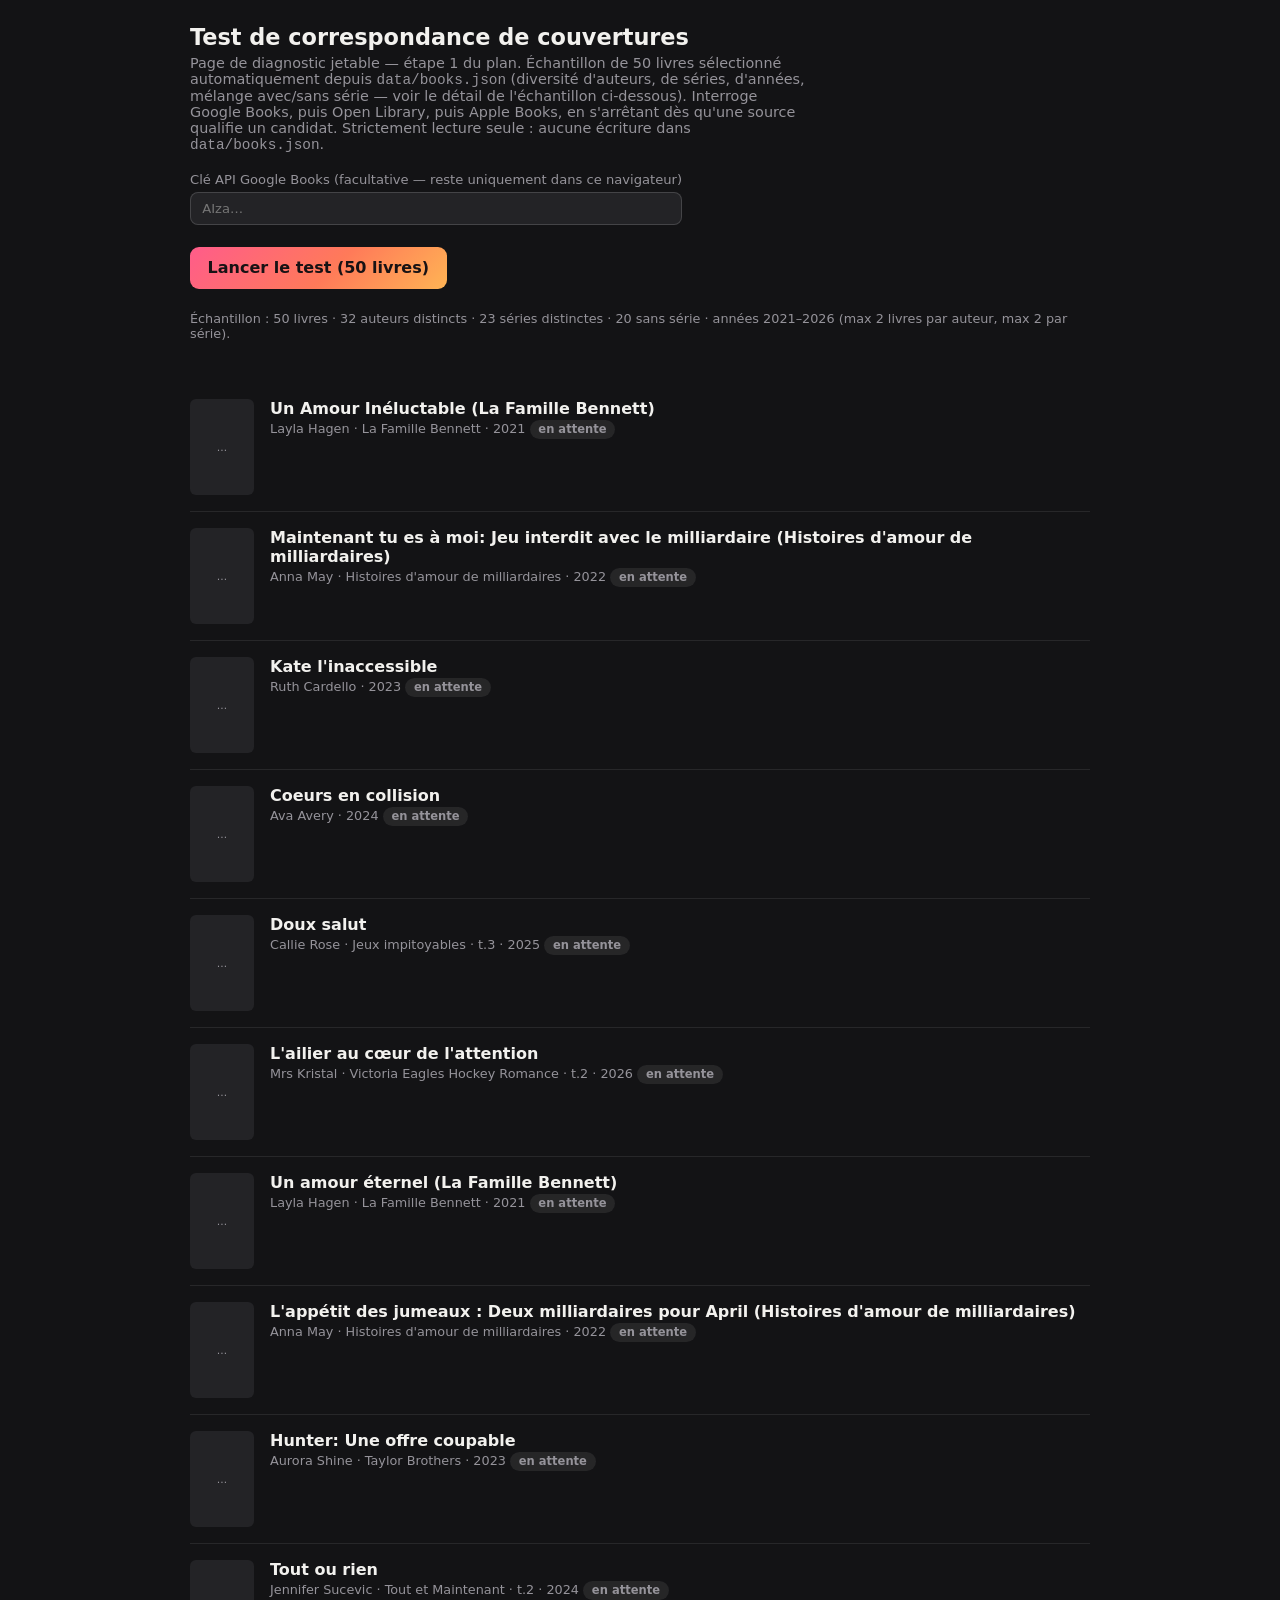
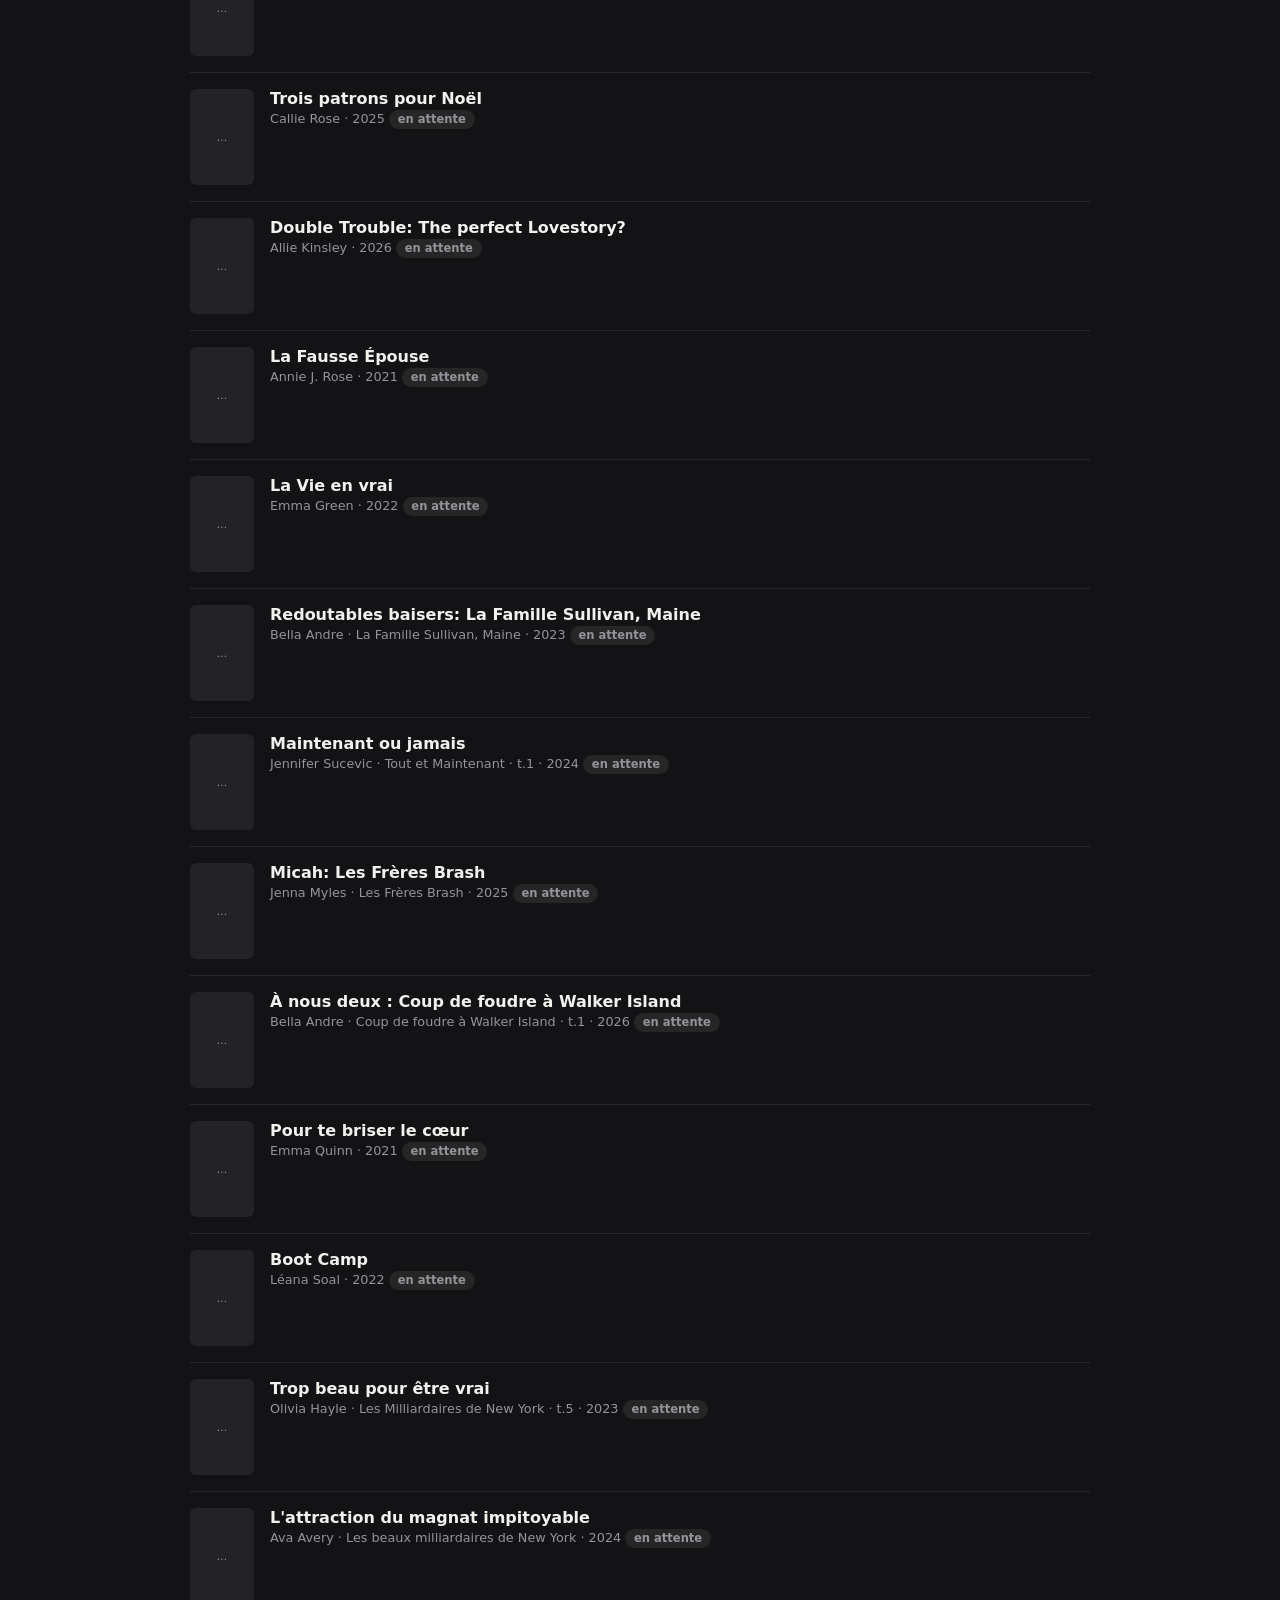
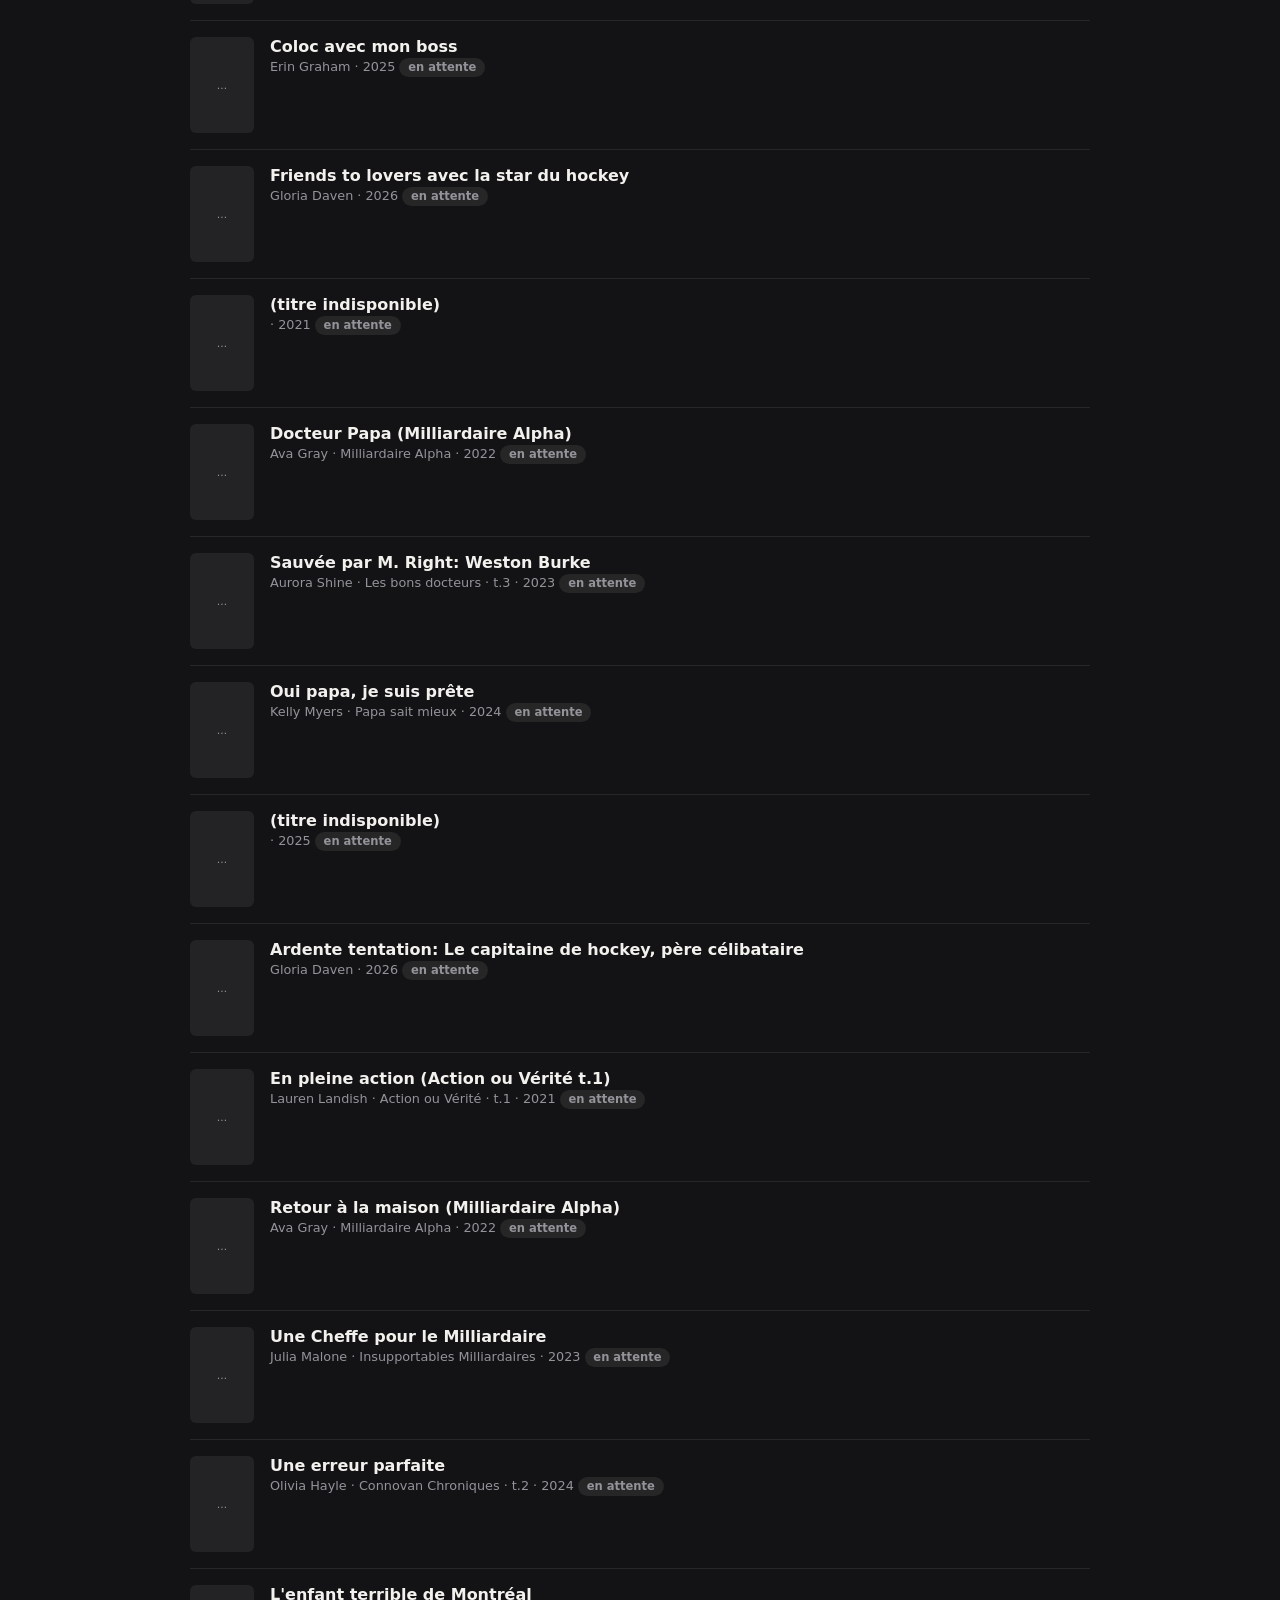
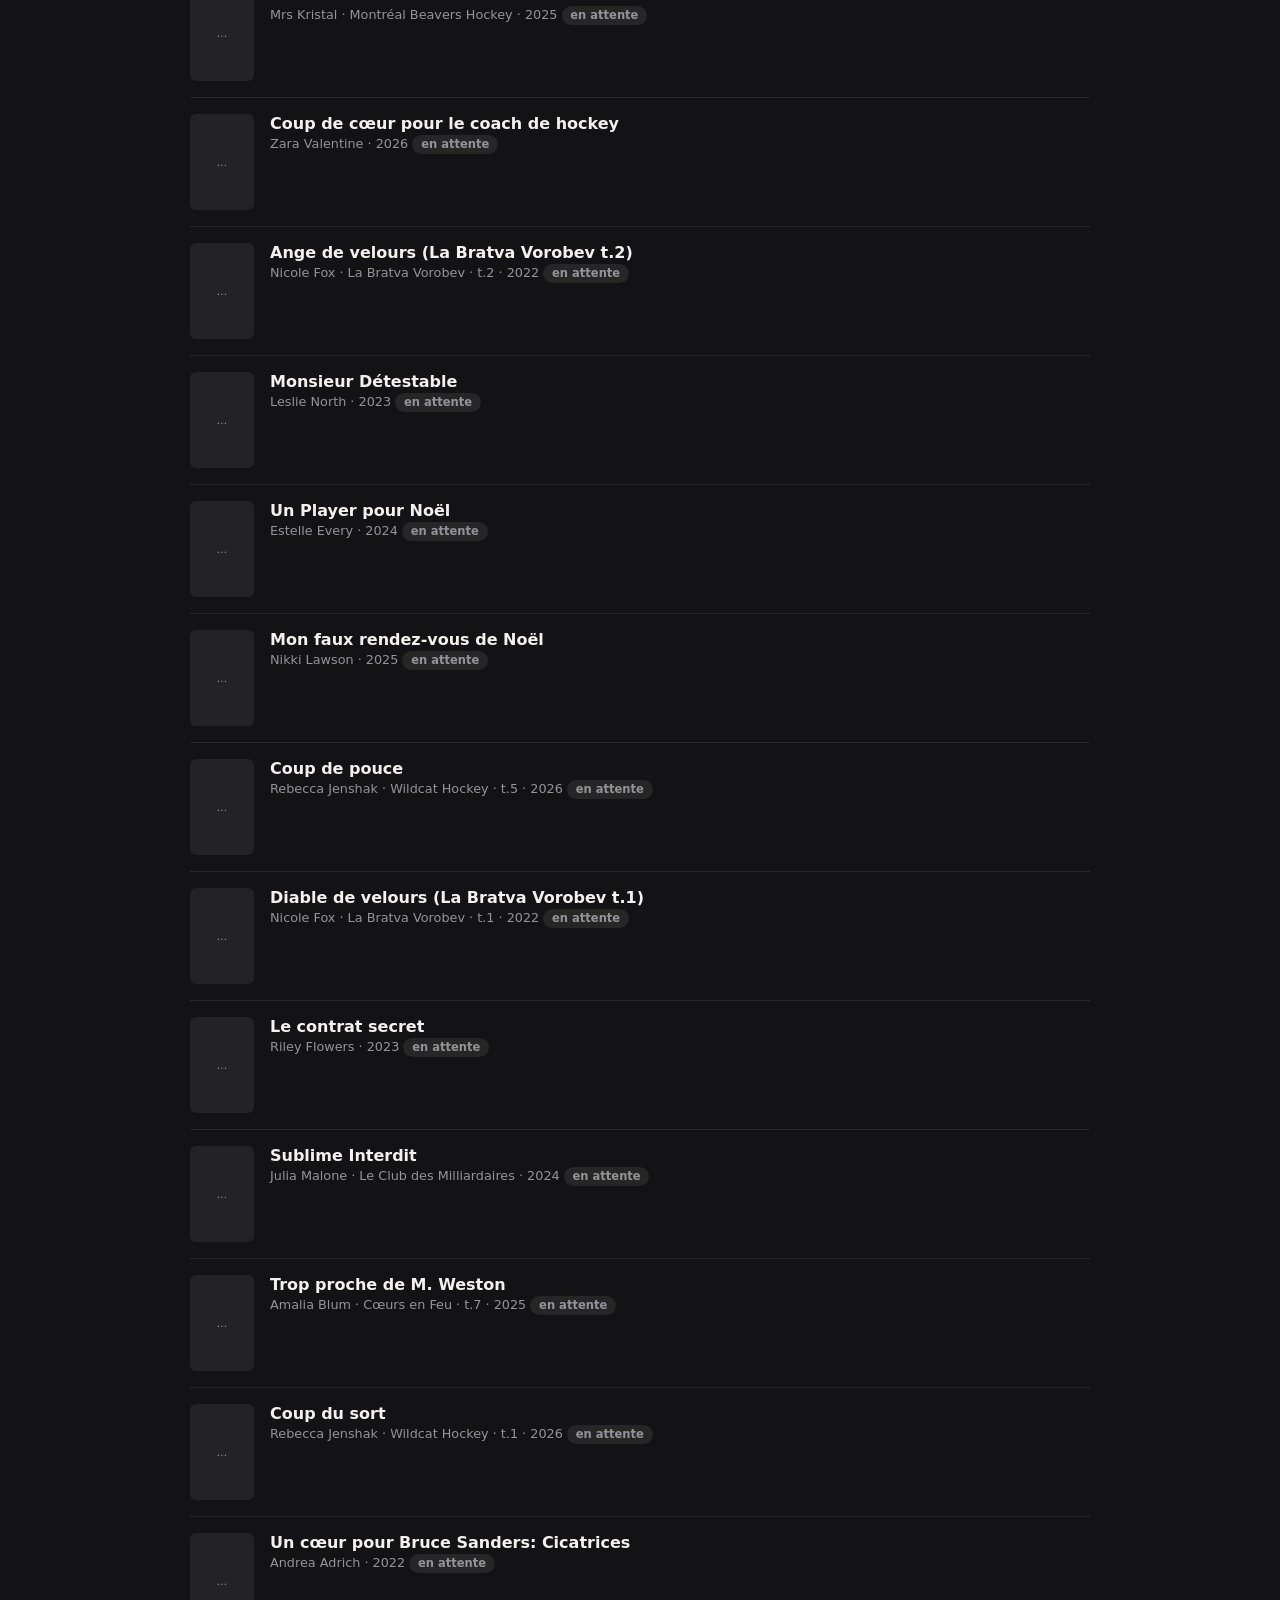
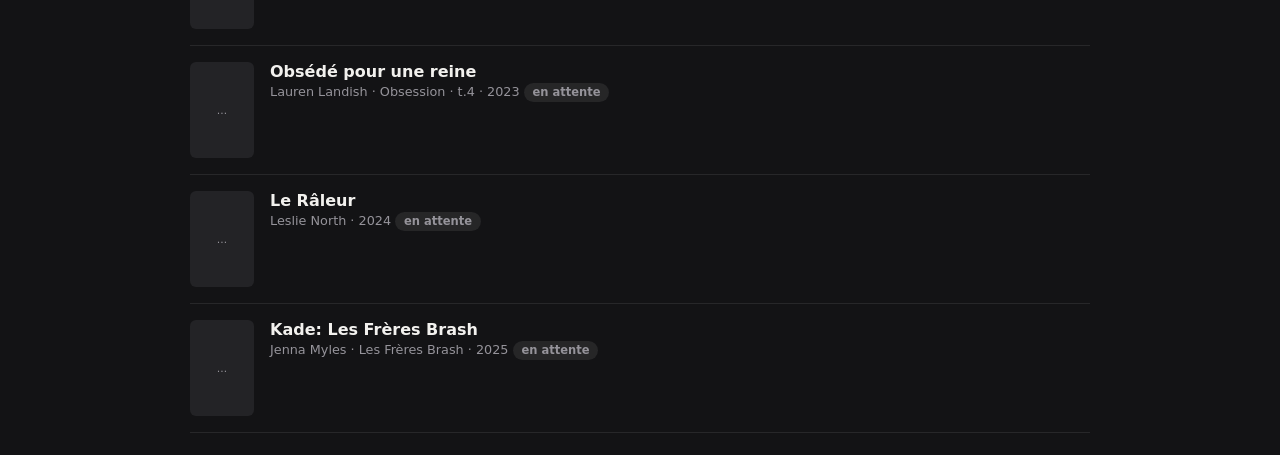
<file: test-covers.html>
<!doctype html>
<html lang="fr">
<head>
<meta charset="utf-8" />
<meta name="viewport" content="width=device-width, initial-scale=1" />
<title>Test couvertures — Bibliothèque Marina</title>
<style>
  :root { color-scheme: dark; }
  * { box-sizing: border-box; }
  body { margin: 0; padding: 1.5rem; background: #131315; color: #f2f1ee; font-family: -apple-system, BlinkMacSystemFont, "SF Pro Text", system-ui, sans-serif; }
  .wrap { max-width: 900px; margin: 0 auto; }
  h1 { font-size: 1.4rem; margin: 0 0 .3rem; }
  p.intro { color: #95939a; font-size: .9rem; margin: 0 0 1.2rem; max-width: 68ch; }
  .bar { display: flex; align-items: center; gap: .8rem; margin-bottom: 1.4rem; flex-wrap: wrap; }
  button { font: inherit; cursor: pointer; border: none; border-radius: 9px; padding: .7rem 1.1rem; font-weight: 700; }
  #runBtn { background: linear-gradient(135deg,#ff5c8a,#ff7a59 55%,#ffb454); color: #171214; }
  #runBtn:disabled { opacity: .5; cursor: default; }
  .progress { font-size: .85rem; color: #95939a; }
  .sample-meta { font-size: .8rem; color: #95939a; margin: 0 0 1.2rem; }
  table.summary { border-collapse: collapse; margin-bottom: 1.4rem; font-size: .85rem; }
  table.summary td { padding: .3rem .8rem .3rem 0; }
  table.summary tr.highlight td { font-weight: 700; color: #ffb454; padding-top: .6rem; }
  .badge { display: inline-flex; padding: .15rem .55rem; border-radius: 999px; font-size: .72rem; font-weight: 700; }
  .badge.confident { background: rgba(63,190,134,.18); color: #3fbe86; }
  .badge.ambiguous { background: rgba(255,148,87,.2); color: #ff9457; }
  .badge.none { background: rgba(255,98,89,.18); color: #ff6259; }
  .badge.pending { background: rgba(255,255,255,.08); color: #95939a; }
  .row { display: flex; gap: 1rem; padding: 1rem 0; border-bottom: 1px solid rgba(242,241,238,.09); align-items: flex-start; }
  .row .thumb { width: 64px; height: 96px; flex: none; border-radius: 6px; overflow: hidden; background: #232326; display: flex; align-items: center; justify-content: center; font-size: .65rem; color: #95939a; text-align: center; }
  .row .thumb img { width: 100%; height: 100%; object-fit: cover; }
  .row .info { flex: 1; min-width: 0; }
  .row .book-title { font-weight: 700; margin: 0 0 .15rem; }
  .row .book-meta { font-size: .8rem; color: #95939a; margin: 0 0 .5rem; }
  .row .result-line { font-size: .82rem; margin: .15rem 0; }
  .row .source-tag { font-weight: 700; }
  .row ul.reasons { margin: .3rem 0 0; padding-left: 1.1rem; font-size: .78rem; color: #ff9457; }
  .row .api-error { font-size: .78rem; color: #ff6259; margin-top: .3rem; }
  a { color: #ffb454; }
</style>
</head>
<body>
<div class="wrap">
  <h1>Test de correspondance de couvertures</h1>
  <p class="intro">Page de diagnostic jetable — étape 1 du plan. Échantillon de 50 livres sélectionné automatiquement depuis <code>data/books.json</code> (diversité d'auteurs, de séries, d'années, mélange avec/sans série — voir le détail de l'échantillon ci-dessous). Interroge Google Books, puis Open Library, puis Apple Books, en s'arrêtant dès qu'une source qualifie un candidat. Strictement lecture seule : aucune écriture dans <code>data/books.json</code>.</p>

  <div class="bar">
    <label style="font-size:.82rem;color:#95939a;display:flex;flex-direction:column;gap:.3rem;">
      Clé API Google Books (facultative — reste uniquement dans ce navigateur)
      <input id="googleKeyInput" type="password" autocomplete="off" placeholder="AIza…" style="background:#232326;color:#f2f1ee;border:1px solid rgba(242,241,238,.16);border-radius:8px;padding:.5rem .7rem;font:inherit;min-width:280px;" />
    </label>
  </div>
  <div class="bar">
    <button id="runBtn" type="button" disabled>Chargement de l'échantillon…</button>
    <span class="progress" id="progressText"></span>
  </div>

  <p class="sample-meta" id="sampleMeta"></p>
  <table class="summary" id="summaryTable"></table>

  <div id="results"></div>
</div>

<script src="js/covers.js"></script>
<script>
// ---- sélection représentative de 50 livres depuis data/books.json ----
// Répartition round-robin par année, avec un plafond par auteur et par
// série pour qu'aucun des deux ne domine l'échantillon. Déterministe (pas
// de tirage aléatoire) pour que deux exécutions soient comparables.
function pickRepresentativeSample(books, targetSize, maxPerAuthor, maxPerSeries) {
  const byYear = {};
  books.forEach((b, i) => {
    const y = String(b.year || "inconnue");
    (byYear[y] ||= []).push({ b, i });
  });
  const years = Object.keys(byYear).sort();
  const pointers = {};
  years.forEach(y => { pointers[y] = 0; });

  const authorCount = {};
  const seriesCount = {};
  const picked = [];

  let progressed = true;
  while (picked.length < targetSize && progressed) {
    progressed = false;
    for (const y of years) {
      if (picked.length >= targetSize) break;
      const list = byYear[y];
      while (pointers[y] < list.length) {
        const { b } = list[pointers[y]];
        pointers[y]++;
        const a = b.author || "inconnu";
        const s = b.series || "";
        const aCount = authorCount[a] || 0;
        const sCount = s ? (seriesCount[s] || 0) : 0;
        if (aCount >= maxPerAuthor) continue;
        if (s && sCount >= maxPerSeries) continue;
        authorCount[a] = aCount + 1;
        if (s) seriesCount[s] = sCount + 1;
        picked.push(b);
        progressed = true;
        break;
      }
    }
  }
  return picked;
}

const els = {
  runBtn: document.getElementById("runBtn"),
  progressText: document.getElementById("progressText"),
  summaryTable: document.getElementById("summaryTable"),
  results: document.getElementById("results"),
  sampleMeta: document.getElementById("sampleMeta"),
  googleKeyInput: document.getElementById("googleKeyInput"),
};

const GOOGLE_KEY_STORAGE = "marinaCoversTestGoogleKey";
els.googleKeyInput.value = localStorage.getItem(GOOGLE_KEY_STORAGE) || "";
els.googleKeyInput.addEventListener("input", () => {
  localStorage.setItem(GOOGLE_KEY_STORAGE, els.googleKeyInput.value.trim());
});

let SAMPLE_BOOKS = [];

function rowHTML(book, result) {
  const thumb = result && result.accepted[0]
    ? `<img src="${result.accepted[0].cover}" alt="" />`
    : (result ? "aucune image" : "…");
  const badgeClass = result ? result.status : "pending";
  const badgeLabel = !result ? "en attente" : result.status === "confident" ? "confiance forte" : result.status === "ambiguous" ? "ambigu" : "introuvable";
  let resultLines = "";
  if (result) {
    if (result.accepted.length) {
      resultLines += `<p class="result-line">Source retenue : <span class="source-tag">${result.source}</span>${result.accepted.length > 1 ? ` (${result.accepted.length} candidats acceptés)` : ""}</p>`;
      result.accepted.forEach(c => {
        resultLines += `<p class="result-line">→ "${c.title}${c.subtitle ? " — " + c.subtitle : ""}" — ${(c.authors || []).join(", ")} ${c.link ? `(<a href="${c.link}" target="_blank" rel="noopener">voir la fiche</a>)` : ""}</p>`;
      });
    } else {
      resultLines += `<p class="result-line">Aucun candidat retenu.</p>`;
      if (result.rejected.length) {
        resultLines += `<ul class="reasons">${result.rejected.map(r => `<li>${r.candidate.source} — "${r.candidate.title}" : ${r.reason}</li>`).join("")}</ul>`;
      }
    }
    if (result.errors.length) {
      result.errors.forEach(e => { resultLines += `<p class="api-error">Erreur ${e.source} : ${e.message}</p>`; });
    }
  }
  return `<div class="row" data-idx="${book._idx}">
    <div class="thumb">${thumb}</div>
    <div class="info">
      <p class="book-title">${book.title}</p>
      <p class="book-meta">${book.author}${book.series ? " · " + book.series : ""}${book.tome ? " · t." + book.tome : ""}${book.year ? " · " + book.year : ""} <span class="badge ${badgeClass}">${badgeLabel}</span></p>
      ${resultLines}
    </div>
  </div>`;
}

function renderAll(results) {
  els.results.innerHTML = SAMPLE_BOOKS.map((b, i) => rowHTML(b, results[i])).join("");
}
function renderSummary(results) {
  const total = SAMPLE_BOOKS.length;
  const done = results.filter(Boolean).length;
  const confident = results.filter(r => r && r.status === "confident").length;
  const ambiguous = results.filter(r => r && r.status === "ambiguous").length;
  const none = results.filter(r => r && r.status === "none").length;
  const bySourceGB = results.filter(r => r && r.source === "Google Books").length;
  const bySourceOL = results.filter(r => r && r.source === "Open Library").length;
  const bySourceAB = results.filter(r => r && r.source === "Apple Books").length;
  const tauxForte = done ? ((confident / total) * 100).toFixed(0) : "–";
  const tauxCandidat = done ? (((confident + ambiguous) / total) * 100).toFixed(0) : "–";
  els.summaryTable.innerHTML = `
    <tr><td>Traités</td><td>${done} / ${total}</td></tr>
    <tr><td>Confiance forte</td><td>${confident}</td></tr>
    <tr><td>Ambigu</td><td>${ambiguous}</td></tr>
    <tr><td>Introuvable</td><td>${none}</td></tr>
    <tr><td>Trouvé via Google Books (gain marginal)</td><td>${bySourceGB}</td></tr>
    <tr><td>Trouvé via Open Library (gain marginal)</td><td>${bySourceOL}</td></tr>
    <tr><td>Trouvé via Apple Books (gain marginal)</td><td>${bySourceAB}</td></tr>
    <tr class="highlight"><td>Taux réellement automatisable (confiance forte / ${total})</td><td>${tauxForte}%</td></tr>
    <tr class="highlight"><td>Taux avec candidat ((forte + ambigu) / ${total})</td><td>${tauxCandidat}%</td></tr>
  `;
}

async function init() {
  const res = await fetch("data/books.json", { cache: "no-cache" });
  const allBooks = await res.json();
  const sample = pickRepresentativeSample(allBooks, 50, 2, 2);
  sample.forEach((b, i) => { b._idx = i; });
  SAMPLE_BOOKS = sample;

  const authors = new Set(sample.map(b => b.author)).size;
  const series = new Set(sample.map(b => b.series).filter(Boolean)).size;
  const withoutSeries = sample.filter(b => !b.series).length;
  const years = [...new Set(sample.map(b => b.year).filter(Boolean))].sort();
  els.sampleMeta.textContent = `Échantillon : ${sample.length} livres · ${authors} auteurs distincts · ${series} séries distinctes · ${withoutSeries} sans série · années ${years[0]}–${years[years.length - 1]} (max 2 livres par auteur, max 2 par série).`;

  renderAll(new Array(sample.length).fill(null));
  els.runBtn.disabled = false;
  els.runBtn.textContent = `Lancer le test (${sample.length} livres)`;
}

els.runBtn.addEventListener("click", async () => {
  els.runBtn.disabled = true;
  const results = new Array(SAMPLE_BOOKS.length).fill(null);
  renderAll(results);
  for (let i = 0; i < SAMPLE_BOOKS.length; i++) {
    els.progressText.textContent = `Traitement ${i + 1}/${SAMPLE_BOOKS.length}…`;
    try {
      results[i] = await MarinaCovers.findCoverForBook(SAMPLE_BOOKS[i], { googleApiKey: els.googleKeyInput.value.trim() });
    } catch (err) {
      results[i] = { book: SAMPLE_BOOKS[i], status: "none", source: null, accepted: [], rejected: [], errors: [{ source: "inconnu", message: err.message }] };
    }
    renderAll(results);
    renderSummary(results);
    await new Promise(r => setTimeout(r, 400));
  }
  els.progressText.textContent = "Terminé.";
  els.runBtn.disabled = false;
});

init();
</script>
</body>
</html>
</file>
<file: css/style.css>
:root {
  --bg: #131315;
  --surface: #1b1b1e;
  --surface-2: #232326;
  --ink: #f2f1ee;
  --ink-dim: #95939a;
  --hair: rgba(242, 241, 238, .09);
  --hair-strong: rgba(242, 241, 238, .16);
  --a1: #ff5c8a;
  --a2: #ff7a59;
  --a3: #ffb454;
  --status-lu: #3fbe86;
  --status-alire: #5c8cff;
  --status-encours: #ff9457;
  --status-verifier: #ff6259;
  --status-abandonne: #7c7686;
  --font-ui: -apple-system, BlinkMacSystemFont, "SF Pro Text", system-ui, sans-serif;
  --font-serif: ui-serif, "New York", Georgia, "Iowan Old Style", serif;
  --shadow-soft: 0 10px 22px -14px rgba(0, 0, 0, .7);
  --shadow-accent: 0 14px 26px -16px rgba(255, 92, 138, .3);
  --sidebar-w: 200px;
  --tabbar-h: 64px;
}

* { box-sizing: border-box; }
html, body { margin: 0; padding: 0; }
body {
  background: var(--bg);
  color: var(--ink);
  font-family: var(--font-ui);
  -webkit-font-smoothing: antialiased;
  min-height: 100vh;
}
button, input, select, textarea { font: inherit; color: inherit; }
a { color: inherit; }

.accent-text {
  background: linear-gradient(120deg, var(--a1), var(--a2) 55%, var(--a3));
  -webkit-background-clip: text; background-clip: text; color: transparent;
}

/* ============ app shell ============ */
#app { display: flex; min-height: 100vh; }
.main { flex: 1; min-width: 0; display: flex; flex-direction: column; }
#content { flex: 1; padding: 0 0 calc(var(--tabbar-h) + 5rem); }
@media (min-width: 900px) {
  #content { padding-bottom: 2.5rem; }
}

/* ============ sidebar (desktop / iPad landscape) ============ */
.sidebar { display: none; }
@media (min-width: 900px) {
  .sidebar {
    display: flex; flex-direction: column;
    width: var(--sidebar-w); flex: none;
    background: var(--surface); border-right: 1px solid var(--hair);
    padding: 1.3rem 1rem; position: sticky; top: 0; height: 100vh;
  }
  .sidebar .brand { margin-bottom: 1.6rem; padding-left: .1rem; }
  .sidebar nav { display: flex; flex-direction: column; gap: .15rem; flex: 1; }
  .sidebar nav button {
    position: relative; background: none; border: none; text-align: left; cursor: pointer;
    padding: .55rem .55rem .55rem .7rem; border-radius: 7px; color: var(--ink-dim);
    font-size: .84rem; display: flex; justify-content: space-between; align-items: center; width: 100%;
  }
  .sidebar nav button.active { color: var(--ink); font-weight: 650; background: var(--surface-2); }
  .sidebar nav button.active::before {
    content: ""; position: absolute; left: -1px; top: 6px; bottom: 6px; width: 3px; border-radius: 3px;
    background: linear-gradient(180deg, var(--a1), var(--a3));
  }
  .sidebar nav button .n { font-size: .65rem; font-variant-numeric: tabular-nums; color: var(--ink-dim); }
  .sidebar nav button.active .n {
    background: linear-gradient(120deg, var(--a1), var(--a3));
    -webkit-background-clip: text; background-clip: text; color: transparent;
  }
  .sidebar-bottom { display: flex; flex-direction: column; gap: .5rem; margin-top: 1rem; }
}

.brand { font-weight: 750; font-size: 1.02rem; letter-spacing: -.01em; }
.brand small {
  display: block; font-weight: 600; font-size: .6rem; text-transform: uppercase;
  letter-spacing: .16em; color: var(--ink-dim); margin-bottom: .15rem;
}

/* ============ header (per screen) ============ */
.app-header { padding: 1.1rem 1.15rem .5rem; display: flex; align-items: center; justify-content: space-between; gap: .75rem; }
@media (min-width: 900px) { .app-header { padding: 1.3rem 1.4rem .5rem; } }
.icon-btn {
  width: 34px; height: 34px; border-radius: 50%; background: var(--surface-2); border: 1px solid var(--hair);
  display: flex; align-items: center; justify-content: center; color: var(--ink-dim); flex: none; cursor: pointer;
}
.icon-btn:hover { color: var(--ink); }

/* ============ sections / rows ============ */
.section { margin: 0 0 1.7rem; }
.section-head { display: flex; align-items: baseline; justify-content: space-between; padding: 0 1.15rem; margin-bottom: .7rem; }
@media (min-width: 900px) { .section-head { padding: 0 1.4rem; } }
.section-head h2 { font-size: 1rem; font-weight: 700; margin: 0; letter-spacing: -.005em; }
.section-head button.link {
  font-size: .74rem; font-weight: 600; color: var(--ink-dim); background: none; border: none; cursor: pointer;
  display: flex; align-items: center; gap: .2rem;
}

.hrow { display: flex; gap: .8rem; padding: 0 1.15rem; overflow-x: auto; scroll-snap-type: x proximity; -webkit-overflow-scrolling: touch; }
@media (min-width: 900px) { .hrow { padding: 0 1.4rem; } }
.hrow::-webkit-scrollbar { display: none; }
.hrow .cover { width: 108px; scroll-snap-align: start; }
@media (min-width: 900px) { .hrow .cover { width: 128px; } }

/* ============ hero (reprendre la lecture) ============ */
.hero-row { display: flex; gap: 1rem; padding: 0 1.15rem; align-items: flex-start; }
@media (min-width: 900px) { .hero-row { padding: 0 1.4rem; } }
.hero-row .cover { width: 116px; }
@media (min-width: 900px) { .hero-row .cover { width: 132px; } }
.hero-info { flex: 1; padding-top: .15rem; min-width: 0; }
.hero-info .tag { font-size: .62rem; font-weight: 700; text-transform: uppercase; letter-spacing: .09em; margin-bottom: .45rem; display: inline-block; }
.hero-info h3 { margin: 0 0 .3rem; font-size: 1.05rem; font-weight: 750; line-height: 1.25; text-wrap: balance; }
.hero-info .meta { font-size: .8rem; color: var(--ink-dim); margin: 0 0 .9rem; }
.continue-btn {
  border: 1px solid var(--hair-strong); background: var(--surface-2); color: var(--ink); font-size: .78rem; font-weight: 600;
  padding: .5rem .85rem; border-radius: 8px; display: inline-flex; align-items: center; gap: .45rem; cursor: pointer;
}
.continue-btn i { width: 6px; height: 6px; border-radius: 50%; background: linear-gradient(120deg, var(--a1), var(--a3)); flex: none; }

/* ============ cta card ============ */
.cta-card {
  margin: .3rem 1.15rem 1.6rem; padding: 1.05rem 1.15rem; border-radius: 13px; border: 1px solid var(--hair-strong);
  background: var(--surface); display: flex; align-items: center; justify-content: space-between; gap: .8rem;
  cursor: pointer; text-align: left; width: calc(100% - 2.3rem); font: inherit; color: inherit;
}
@media (min-width: 900px) { .cta-card { margin-left: 1.4rem; margin-right: 1.4rem; width: calc(100% - 2.8rem); } }
.cta-card .t { font-size: .88rem; font-weight: 700; margin: 0 0 .15rem; }
.cta-card .s { font-size: .75rem; color: var(--ink-dim); margin: 0; }
.cta-card .arrow { font-size: 1.2rem; flex: none; }

/* ============ covers ============ */
.cover {
  position: relative; aspect-ratio: 2 / 3; border-radius: 9px; overflow: hidden; flex: none;
  border: 1px solid var(--hair); box-shadow: var(--shadow-soft); cursor: pointer; background: var(--surface-2);
}
.cover:focus-visible { outline: 2px solid var(--a1); outline-offset: 2px; }
.cover img { width: 100%; height: 100%; object-fit: cover; display: block; }

.cover.placeholder {
  display: flex; flex-direction: column; align-items: center; justify-content: center; text-align: center; padding: .9rem .7rem;
  background: linear-gradient(180deg, var(--surface-2), var(--surface));
}
.cover.placeholder .ph-rule { width: 20px; height: 2px; background: var(--hair-strong); margin-bottom: .55rem; border-radius: 2px; flex: none; }
.cover.placeholder .ph-title {
  font-family: var(--font-serif); font-size: .8rem; color: var(--ink); opacity: .85; line-height: 1.3; margin: 0 0 .3rem;
  display: -webkit-box; -webkit-line-clamp: 3; -webkit-box-orient: vertical; overflow: hidden;
}
.cover.placeholder .ph-author { font-size: .55rem; letter-spacing: .08em; text-transform: uppercase; color: var(--ink-dim); }
.cover.placeholder.unknown .ph-title { font-style: italic; opacity: .55; -webkit-line-clamp: 2; }

.status-dot {
  position: absolute; top: 7px; right: 7px; z-index: 2; width: 15px; height: 15px; border-radius: 50%;
  background: rgba(10, 10, 11, .55); display: flex; align-items: center; justify-content: center;
}
.status-dot i { width: 6px; height: 6px; border-radius: 50%; }
.status-dot.lu i { background: var(--status-lu); }
.status-dot.a-lire i { background: var(--status-alire); }
.status-dot.en-cours i { background: var(--status-encours); }
.status-dot.abandonne i { background: var(--status-abandonne); }
.status-dot.verifier i { background: var(--status-verifier); }
.status-dot.non-defini i { background: none; border: 1px solid var(--ink-dim); }

/* ============ grid (bibliothèque / séries / auteurs) ============ */
.grid { display: grid; grid-template-columns: repeat(3, 1fr); gap: .85rem .7rem; padding: 0 1.15rem; }
@media (min-width: 560px) and (max-width: 899px) { .grid { grid-template-columns: repeat(4, 1fr); } }
@media (min-width: 900px) { .grid { grid-template-columns: repeat(4, 1fr); gap: 1.15rem 1rem; padding: 0 1.4rem; } }
@media (min-width: 1180px) { .grid { grid-template-columns: repeat(5, 1fr); } }
.grid-item .cover { width: 100%; }
.grid-cap { margin-top: .4rem; }
.grid-cap .t { font-size: .76rem; font-weight: 650; line-height: 1.25; margin: 0 0 .1rem; display: -webkit-box; -webkit-line-clamp: 2; -webkit-box-orient: vertical; overflow: hidden; }
.grid-cap .a { font-size: .66rem; color: var(--ink-dim); margin: 0; }

.empty-state { margin: 1rem 1.15rem; padding: 2.2rem 1rem; text-align: center; color: var(--ink-dim); border: 1px dashed var(--hair-strong); border-radius: 14px; font-size: .88rem; }
@media (min-width: 900px) { .empty-state { margin-left: 1.4rem; margin-right: 1.4rem; } }

/* ============ library header / search / filters ============ */
.library-header { padding: 1.1rem 1.15rem .7rem; }
@media (min-width: 900px) { .library-header { padding: 1.3rem 1.4rem .7rem; } }
.library-header h1 { margin: 0 0 .2rem; font-size: 1.3rem; font-weight: 800; }
.library-header .count { margin: 0; font-size: .82rem; color: var(--ink-dim); }

.searchbar {
  padding: .6rem .85rem; border-radius: 10px; background: var(--surface); border: 1px solid var(--hair);
  display: flex; align-items: center; gap: .55rem; color: var(--ink-dim); font-size: .86rem;
}
.searchbar svg { opacity: .55; flex: none; }
.searchbar input { flex: 1; background: none; border: none; outline: none; color: var(--ink); font-size: .86rem; min-width: 0; }
.searchbar input::placeholder { color: var(--ink-dim); }
.library-search { margin: 0 1.15rem .8rem; max-width: 480px; }
@media (min-width: 900px) { .library-search { margin-left: 1.4rem; margin-right: 1.4rem; } }

.chiprow { display: flex; gap: .5rem; padding: 0 1.15rem 1rem; overflow-x: auto; }
@media (min-width: 900px) { .chiprow { padding-left: 1.4rem; padding-right: 1.4rem; } }
.chiprow::-webkit-scrollbar { display: none; }
.chip {
  flex: none; font-size: .76rem; font-weight: 600; padding: .44rem .82rem; border-radius: 999px;
  border: 1px solid var(--hair-strong); background: none; color: var(--ink-dim); cursor: pointer;
  display: flex; align-items: center; gap: .4rem; white-space: nowrap;
}
.chip.active { background: var(--surface-2); color: var(--ink); border-color: transparent; }
.chip .badge { font-size: .63rem; font-weight: 700; background: rgba(255, 255, 255, .08); padding: .05rem .4rem; border-radius: 999px; }
.chip.warn .badge { background: color-mix(in srgb, var(--status-verifier) 32%, transparent); color: var(--status-verifier); }
select.chip { -webkit-appearance: none; appearance: none; }

/* ============ groups (séries / auteurs) ============ */
.group-progress { padding: 0 1.15rem; margin: -.35rem 0 .7rem; font-size: .74rem; color: var(--ink-dim); }
@media (min-width: 900px) { .group-progress { padding: 0 1.4rem; } }

/* ============ fab ============ */
.fab {
  position: fixed; right: 1.1rem; bottom: calc(var(--tabbar-h) + .9rem); width: 54px; height: 54px; border-radius: 50%;
  background: linear-gradient(135deg, var(--a1), var(--a2) 55%, var(--a3)); color: #171214; border: none; cursor: pointer;
  display: flex; align-items: center; justify-content: center; font-size: 1.5rem; font-weight: 600;
  box-shadow: var(--shadow-accent); z-index: 20;
}
@media (min-width: 900px) { .fab.mobile-only { display: none; } }
.fab.sidebar-fab {
  position: static; width: 100%; height: auto; border-radius: 9px; padding: .65rem .9rem; font-size: .85rem;
  font-weight: 700; gap: .4rem; display: flex; align-items: center; justify-content: center;
}

/* ============ tabbar (mobile) ============ */
.tabbar {
  position: fixed; left: 0; right: 0; bottom: 0; display: flex; z-index: 15;
  padding: .5rem .4rem calc(.5rem + env(safe-area-inset-bottom, 0px));
  background: rgba(19, 19, 21, .88); backdrop-filter: blur(14px); border-top: 1px solid var(--hair);
}
@media (min-width: 900px) { .tabbar { display: none; } }
.tabbar button {
  flex: 1; background: none; border: none; cursor: pointer; display: flex; flex-direction: column; align-items: center;
  gap: .28rem; color: var(--ink-dim); font-size: .62rem; font-family: var(--font-ui);
}
.tabbar button i { width: 18px; height: 18px; border-radius: 6px; background: currentColor; opacity: .22; }
.tabbar button.active { color: var(--ink); }
.tabbar button.active i { background: linear-gradient(135deg, var(--a1), var(--a3)); opacity: 1; }

/* ============ ghost / primary buttons (dialogs) ============ */
.ghost-btn, .primary-btn {
  border: 0; border-radius: 10px; cursor: pointer; font-weight: 700; padding: .7rem 1rem; font-size: .85rem;
}
.primary-btn { background: linear-gradient(135deg, var(--a1), var(--a2) 55%, var(--a3)); color: #171214; }
.ghost-btn { background: var(--surface-2); color: var(--ink); border: 1px solid var(--hair-strong); }
.ghost-btn.danger { color: var(--status-verifier); background: none; border-color: transparent; }
.btn-row { display: flex; gap: .7rem; flex-wrap: wrap; }

/* ============ dialogs (add / sync) ============ */
.dialog { width: min(480px, calc(100% - 24px)); border: 1px solid var(--hair-strong); border-radius: 18px; padding: 0; background: var(--surface); color: var(--ink); box-shadow: 0 30px 60px -20px rgba(0,0,0,.6); }
.dialog::backdrop { background: rgba(6, 6, 7, .62); backdrop-filter: blur(6px); }
.dialog form { padding: 1.4rem; display: grid; gap: .9rem; }
.dialog-head { display: flex; justify-content: space-between; align-items: center; }
.dialog > .dialog-head { padding: 1.4rem 1.4rem 0; }
.dialog-head h2 { font-size: 1.1rem; margin: 0; }
.dialog label { display: grid; gap: .4rem; color: var(--ink-dim); font-weight: 650; font-size: .82rem; }
.dialog input, .dialog select, .dialog textarea {
  background: var(--surface-2); color: var(--ink); border: 1px solid var(--hair-strong); border-radius: 9px;
  padding: .6rem .7rem; outline: none; font-size: .88rem;
}
.dialog input:focus, .dialog select:focus, .dialog textarea:focus { border-color: var(--a1); }
.import-label input { display: none; }

.add-choice-grid { display: grid; gap: .8rem; padding: 1rem 1.4rem 1.4rem; }
.add-choice { text-align: left; background: var(--surface-2); border: 1px solid var(--hair-strong); border-radius: 12px; padding: 1rem 1.1rem; cursor: pointer; display: flex; flex-direction: column; gap: .3rem; }
.add-choice:hover { border-color: var(--a1); }
.add-choice-title { font-weight: 750; font-size: .95rem; }
.add-choice-desc { font-size: .8rem; color: var(--ink-dim); }

.dialog.dialog-lg { width: min(760px, calc(100% - 24px)); max-height: 88vh; overflow-y: auto; }
.dialog-body { padding: 1rem 1.4rem 1.4rem; display: grid; gap: .3rem; }
.dialog-body textarea { width: 100%; background: var(--surface-2); color: var(--ink); border: 1px solid var(--hair-strong); border-radius: 9px; padding: .7rem; font: inherit; font-size: .85rem; outline: none; resize: vertical; }
.dialog-body textarea:focus { border-color: var(--a1); }
.dialog-body label { display: grid; gap: .4rem; color: var(--ink-dim); font-weight: 650; font-size: .82rem; margin-bottom: .6rem; }
.dialog-body label select { width: auto; min-width: 180px; }

.import-row { display: flex; gap: .6rem; align-items: flex-start; padding: .7rem 0; border-bottom: 1px solid var(--hair); }
.import-row:last-child { border-bottom: none; }
.import-row.dupe { opacity: .62; }
.import-row .chk { margin-top: .55rem; flex: none; width: 16px; height: 16px; accent-color: var(--a1); }
.import-row .fields { flex: 1; min-width: 0; display: grid; gap: .4rem; }
.import-row .fields input, .import-row .fields select {
  background: var(--surface-2); color: var(--ink); border: 1px solid var(--hair-strong); border-radius: 7px;
  padding: .42rem .55rem; font-size: .8rem; outline: none; width: 100%;
}
.import-row .row2 { display: grid; grid-template-columns: 1fr 130px; gap: .4rem; }
.import-row .row3 { display: grid; grid-template-columns: 1fr 80px; gap: .4rem; }
.import-row .dupe-badge { font-size: .68rem; color: var(--status-verifier); }
.import-row .warn-badge { font-size: .68rem; color: var(--status-encours); }
.import-row .remove-row { background: none; border: none; color: var(--ink-dim); cursor: pointer; font-size: 1.2rem; line-height: 1; padding: .2rem .3rem; flex: none; }
.import-row .remove-row:hover { color: var(--status-verifier); }
.import-summary { font-size: .84rem; color: var(--ink-dim); margin: 0 0 .9rem; }
.meta { color: var(--ink-dim); font-size: .82rem; margin: 0; }
.sync-ok { color: var(--status-lu); }
.sync-err { color: var(--status-verifier); }
.sync-warn { font-size: .76rem; margin-top: -.3rem; }

/* ============ detail (push mobile / modal desktop) ============ */
.detail-overlay {
  position: fixed; inset: 0; z-index: 30; display: none;
}
.detail-overlay.open { display: block; }
.detail-panel { position: fixed; inset: 0; background: var(--bg); overflow-y: auto; }
.detail-header { display: flex; align-items: center; justify-content: space-between; padding: 1.1rem 1.15rem .4rem; position: sticky; top: 0; background: var(--bg); z-index: 2; }
.detail-cover-wrap { display: flex; justify-content: center; padding: 1.2rem 0 1.1rem; }
.detail-cover-wrap .cover { width: 152px; cursor: default; }
.detail-title { font-size: 1.3rem; font-weight: 800; text-align: center; margin: 0 1.1rem .25rem; text-wrap: balance; }
.detail-author { text-align: center; color: var(--ink-dim); font-size: .92rem; margin: 0 0 .2rem; }
.detail-series { text-align: center; font-size: .8rem; color: var(--ink-dim); margin: 0 0 1.2rem; }
.status-pills { display: flex; gap: .5rem; flex-wrap: wrap; justify-content: center; padding: 0 1.1rem; margin-bottom: 1.4rem; }
.status-pill-lg { font-size: .76rem; font-weight: 650; padding: .45rem .8rem; border-radius: 8px; border: 1px solid var(--hair-strong); color: var(--ink-dim); background: none; cursor: pointer; }
.status-pill-lg.lu.active { background: color-mix(in srgb, var(--status-lu) 20%, transparent); color: var(--status-lu); border-color: transparent; }
.status-pill-lg.a-lire.active { background: color-mix(in srgb, var(--status-alire) 20%, transparent); color: var(--status-alire); border-color: transparent; }
.status-pill-lg.en-cours.active { background: color-mix(in srgb, var(--status-encours) 22%, transparent); color: var(--status-encours); border-color: transparent; }
.status-pill-lg.abandonne.active { background: color-mix(in srgb, var(--status-abandonne) 26%, transparent); color: var(--status-abandonne); border-color: transparent; }
.status-pill-lg.non-defini.active { background: var(--surface-2); color: var(--ink); border-color: var(--hair-strong); }
.notes-block { padding: 0 1.1rem; margin-bottom: 1.5rem; }
.block-label { font-size: .68rem; text-transform: uppercase; letter-spacing: .09em; color: var(--ink-dim); font-weight: 700; margin: 0 0 .5rem; }
.notes-text { font-size: .88rem; line-height: 1.55; margin: 0; color: var(--ink); white-space: pre-wrap; }
.notes-empty { font-size: .86rem; color: var(--ink-dim); font-style: italic; margin: 0; }
.detail-actions { display: flex; gap: .7rem; padding: 0 1.1rem 2rem; flex-wrap: wrap; }
.detail-actions .ghost-btn { flex: 1; display: flex; align-items: center; justify-content: center; gap: .4rem; }
.edit-form { padding: 0 1.1rem 1.4rem; display: grid; gap: .8rem; }
.edit-form label { display: grid; gap: .35rem; color: var(--ink-dim); font-weight: 650; font-size: .8rem; }
.edit-form input, .edit-form textarea {
  background: var(--surface-2); color: var(--ink); border: 1px solid var(--hair-strong); border-radius: 9px; padding: .55rem .7rem; outline: none; font-size: .86rem;
}
.edit-grid { display: grid; grid-template-columns: 1fr 1fr; gap: .8rem; }
.detail-close { display: none; }

@media (min-width: 900px) {
  .detail-panel { display: flex; align-items: center; justify-content: center; background: rgba(6, 6, 7, .62); backdrop-filter: blur(6px); }
  .detail-header { display: none; }
  .detail-card {
    background: var(--surface); border: 1px solid var(--hair-strong); border-radius: 16px; padding: 1.7rem;
    width: 600px; max-width: 90vw; max-height: 88vh; overflow-y: auto; box-shadow: 0 30px 60px -20px rgba(0,0,0,.6); position: relative;
  }
  .detail-close { position: absolute; top: 1.1rem; right: 1.1rem; }
  .detail-top { display: flex; gap: 1.5rem; }
  .detail-top .detail-cover-wrap { padding: 0; }
  .detail-top .detail-cover-wrap .cover { width: 148px; }
  .detail-info { flex: 1; min-width: 0; }
  .detail-info .detail-title, .detail-info .detail-author, .detail-info .detail-series { text-align: left; margin-left: 0; }
  .detail-info .status-pills { justify-content: flex-start; padding: 0; margin-bottom: 0; }
  .detail-bottom { margin-top: 1.6rem; }
  .detail-bottom .notes-block { padding: 0; margin-bottom: 1.2rem; }
  .detail-bottom .detail-actions { padding: 0; justify-content: flex-end; }
  .detail-bottom .detail-actions .ghost-btn { flex: none; }
  .detail-bottom .edit-form { padding: 0; }
}

/* ============ import par captures d'écran ============ */
.cap-steps { margin: 0 0 .4rem; padding-left: 1.2rem; display: grid; gap: .45rem; font-size: .86rem; line-height: 1.5; }
.cap-steps b { font-weight: 650; }
.cap-warn { margin-top: .6rem; padding: .85rem 1rem; border-radius: 12px; border: 1px solid color-mix(in srgb, var(--status-encours) 45%, transparent); background: color-mix(in srgb, var(--status-encours) 10%, transparent); display: grid; gap: .6rem; justify-items: start; }
.cap-warn p { margin: 0; font-size: .84rem; }
.primary-btn:disabled { opacity: .45; cursor: default; }

.cap-progress { height: 6px; border-radius: 999px; background: var(--surface-2); overflow: hidden; margin: .6rem 0 .5rem; }
.cap-progress i { display: block; height: 100%; background: linear-gradient(90deg, var(--a1), var(--a2) 55%, var(--a3)); transition: width .3s ease; }

.cap-section { margin: .9rem 0 .2rem; }
.cap-section h3, .cap-section summary { font-size: .92rem; font-weight: 750; margin: 0 0 .3rem; display: flex; align-items: center; gap: .45rem; }
.cap-section summary { cursor: pointer; list-style: none; color: var(--ink-dim); padding: .4rem 0; }
.cap-section summary::-webkit-details-marker { display: none; }
.cap-section summary::before { content: "▸"; font-size: .7rem; transition: transform .15s; }
.cap-section[open] summary::before { transform: rotate(90deg); }
.cap-n { font-size: .68rem; font-weight: 700; background: var(--surface-2); color: var(--ink-dim); padding: .08rem .45rem; border-radius: 999px; }

.cap-card { display: flex; gap: .75rem; align-items: flex-start; padding: .75rem 0; border-bottom: 1px solid var(--hair); transition: opacity .15s; }
.cap-card:last-child { border-bottom: none; }
.cap-card.off { opacity: .5; }
.cap-card.uncertain .fields { gap: .45rem; }
.cap-thumb { width: 56px; aspect-ratio: 2 / 3; object-fit: cover; border-radius: 6px; border: 1px solid var(--hair); flex: none; background: var(--surface-2); }
.cap-thumbs { display: flex; align-items: flex-end; gap: .3rem; flex: none; }
.cap-thumb.old { width: 38px; opacity: .6; }
.cap-card .fields { flex: 1; min-width: 0; display: grid; gap: .4rem; }
.cap-card .fields input[type="text"] {
  background: var(--surface-2); color: var(--ink); border: 1px solid var(--hair-strong); border-radius: 7px;
  padding: .42rem .55rem; font-size: .8rem; outline: none; width: 100%;
}
.cap-card .fields input[type="text"]:focus { border-color: var(--a1); }
.cap-card .row3 { display: grid; grid-template-columns: 1fr 72px; gap: .4rem; }
.cap-title { margin: 0; font-size: .86rem; font-weight: 650; }
.dialog-body .cap-check { display: flex; align-items: center; gap: .4rem; flex: none; font-size: .78rem; color: var(--ink); margin: .3rem 0 0; white-space: nowrap; }
.dialog .cap-check input, .dialog .cap-radios input { accent-color: var(--a1); width: 16px; height: 16px; margin: .1rem 0 0; padding: 0; flex: none; }
.cap-radios { display: grid; gap: .35rem; }
.dialog-body .cap-radios label { display: flex; align-items: flex-start; gap: .45rem; font-size: .8rem; font-weight: 500; color: var(--ink); margin: 0; }

.cap-footer { position: sticky; bottom: -1.4rem; margin: 1rem -1.4rem -1.4rem; padding: .9rem 1.4rem 1.2rem; background: var(--surface); border-top: 1px solid var(--hair); display: flex; gap: .7rem; flex-wrap: wrap; }
.cap-done { font-size: 1.05rem; font-weight: 700; margin: .2rem 0 .4rem; }
.dialog-body a { color: var(--a2); }

@media (max-width: 560px) {
  .cap-card { flex-wrap: wrap; }
  .cap-card .fields { flex-basis: 0; flex-grow: 1; }
  .dialog-body .cap-check { flex-basis: 100%; padding-left: calc(56px + .75rem); }
  .cap-card .cap-thumbs + .fields + .cap-check { padding-left: 0; }
}
</file>
